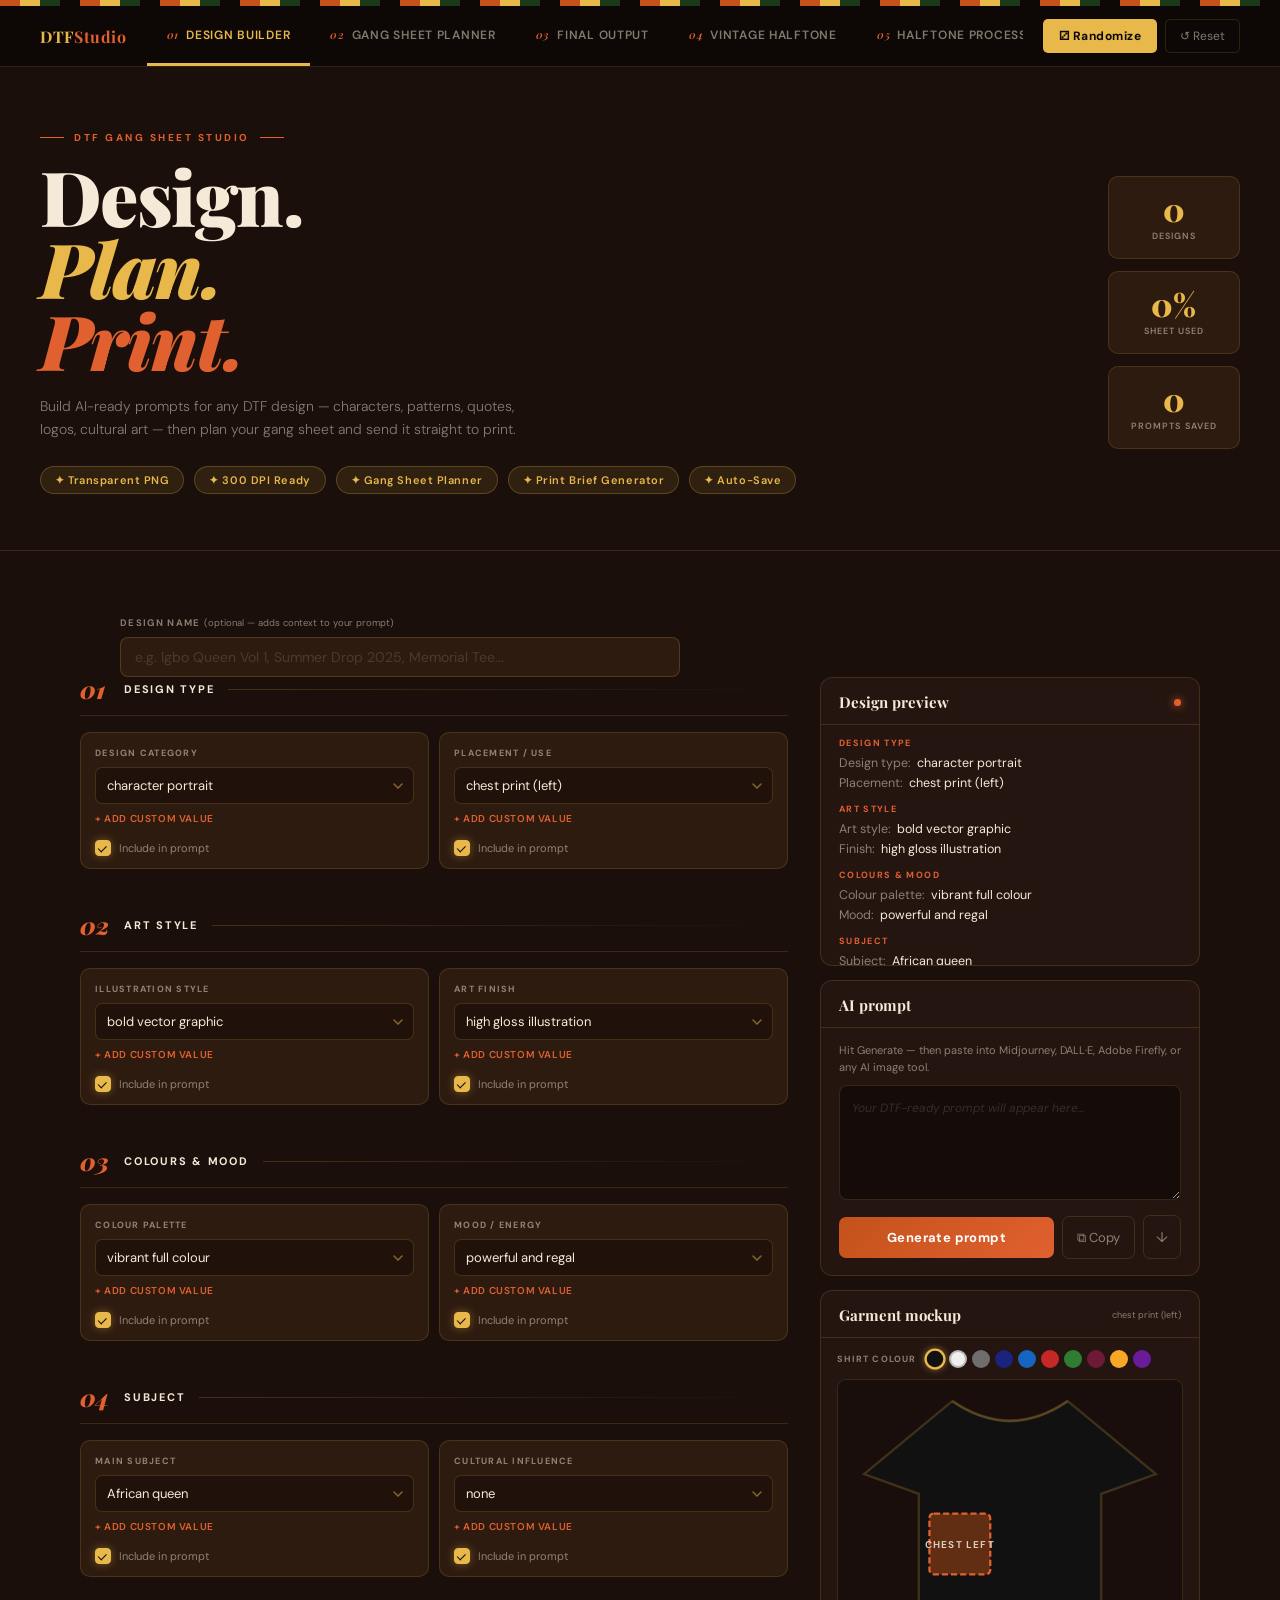
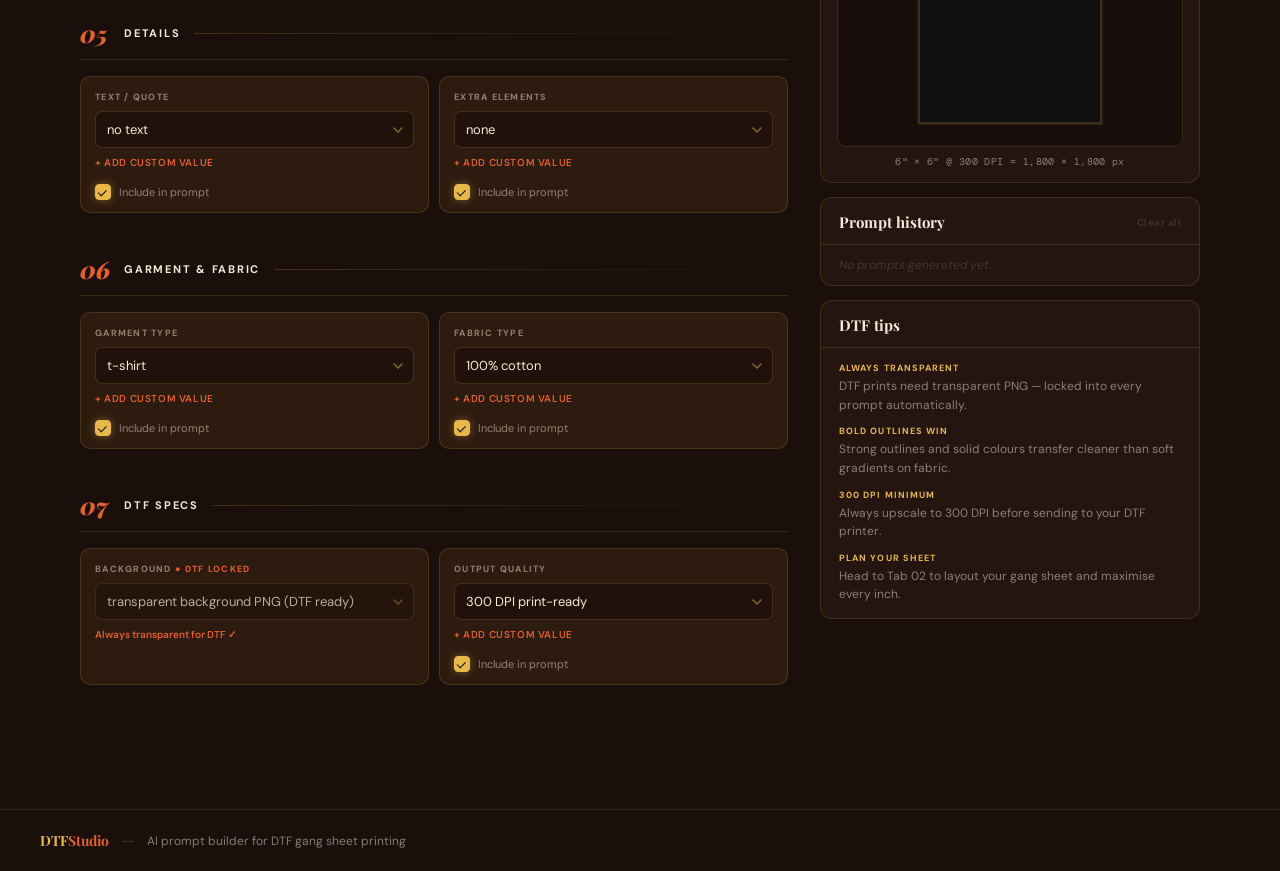
<file: index.html>
<!DOCTYPE html>
<html lang="en">
<head>
<meta charset="UTF-8">
<meta name="viewport" content="width=device-width, initial-scale=1.0, maximum-scale=1.0">
<meta name="description" content="Build AI-ready prompts for DTF printing. Plan your gang sheet, generate print briefs, and send straight to your DTF printer.">
<meta property="og:title" content="DTF Gang Sheet Studio">
<meta property="og:description" content="AI prompt builder for DTF printing. Design, plan, print.">
<meta property="og:type" content="website">
<title>DTF Gang Sheet Studio</title>
<link rel="preconnect" href="https://fonts.googleapis.com">
<link href="https://fonts.googleapis.com/css2?family=Playfair+Display:ital,wght@0,700;0,900;1,700&family=DM+Sans:wght@300;400;500;600;700&family=DM+Mono&display=swap" rel="stylesheet">
<link rel="stylesheet" href="css/style.css">
</head>
<body>

<div class="kente-bar"></div>

<!-- NAV -->
<nav class="nav">
  <div class="nav-inner">
    <div class="nav-brand">DTF<span>Studio</span></div>
    <div class="nav-tabs">
      <button class="nav-tab active" onclick="switchTab('builder')"><span class="nav-tab-num">01</span>Design Builder</button>
      <button class="nav-tab" onclick="switchTab('planner')"><span class="nav-tab-num">02</span>Gang Sheet Planner</button>
      <button class="nav-tab" onclick="switchTab('output')"><span class="nav-tab-num">03</span>Final Output</button>
      <button class="nav-tab" onclick="switchTab('vintage')"><span class="nav-tab-num">04</span>Vintage Halftone</button>
      <button class="nav-tab" onclick="switchTab('halftone')"><span class="nav-tab-num">05</span>Halftone Processor</button>
      <button class="nav-tab" onclick="switchTab('facewipe')"><span class="nav-tab-num">06</span>Face Wipe SPF 70</button>
    </div>
    <div class="nav-actions">
      <button class="btn-rand" onclick="randomize()">⚂ Randomize</button>
      <button class="btn-rst" onclick="resetAll()">↺ Reset</button>
    </div>
  </div>
</nav>

<!-- HERO -->
<div class="hero">
  <div class="hero-inner">
    <div>
      <p class="hero-eyebrow">DTF Gang Sheet Studio</p>
      <h1 class="hero-title">
        Design.
        <span class="accent">Plan.</span>
        <span class="accent2">Print.</span>
      </h1>
      <p class="hero-desc">Build AI-ready prompts for any DTF design — characters, patterns, quotes, logos, cultural art — then plan your gang sheet and send it straight to print.</p>
      <div class="hero-badges">
        <span class="badge">✦ Transparent PNG</span>
        <span class="badge">✦ 300 DPI Ready</span>
        <span class="badge">✦ Gang Sheet Planner</span>
        <span class="badge">✦ Print Brief Generator</span>
        <span class="badge">✦ Auto-Save</span>
      </div>
    </div>
    <div class="hero-stats">
      <div class="hstat"><div class="hstat-n" id="stat-designs">0</div><div class="hstat-l">Designs</div></div>
      <div class="hstat"><div class="hstat-n" id="stat-fill">0%</div><div class="hstat-l">Sheet used</div></div>
      <div class="hstat"><div class="hstat-n" id="stat-prompts">0</div><div class="hstat-l">Prompts saved</div></div>
    </div>
  </div>
</div>

<!-- ══ TAB 1: DESIGN BUILDER ══ -->
<div id="tab-builder" class="page active">
  <div class="design-name-row">
    <div class="dn-inner">
      <span class="dn-label">Design name <span class="dn-opt">(optional — adds context to your prompt)</span></span>
      <input type="text" class="dn-input" id="design-name" placeholder="e.g. Igbo Queen Vol 1, Summer Drop 2025, Memorial Tee..." oninput="onDesignNameChange()">
    </div>
    <div class="autosave-ind" id="autosave-ind">
      <div class="as-dot" id="as-dot"></div>
      <span class="as-label" id="as-label">Auto-saved</span>
    </div>
  </div>

  <div class="two-col">
    <div id="form-col"></div>
    <div class="sidebar">
      <div class="sc">
        <div class="sh"><span class="st">Design preview</span><div class="sdot"></div></div>
        <div class="sel-body" id="sel-list"><p class="sel-empty">Start selecting to see your design take shape...</p></div>
      </div>
      <div class="sc">
        <div class="sh"><span class="st">AI prompt</span></div>
        <div class="pb">
          <p class="ph">Hit Generate — then paste into Midjourney, DALL·E, Adobe Firefly, or any AI image tool.</p>
          <textarea class="pta" id="prompt-out" readonly placeholder="Your DTF-ready prompt will appear here..."></textarea>
          <div class="pbtns">
            <button class="btn-gen" id="gen-btn" onclick="generatePrompt()">Generate prompt</button>
            <button class="btn-cp" id="copy-btn" onclick="copyPrompt()">⧉ Copy</button>
            <button class="btn-dl-sm" onclick="downloadPrompt()" title="Download .txt">↓</button>
          </div>
        </div>
      </div>
      <!-- GARMENT MOCKUP -->
      <div class="sc">
        <div class="sh">
          <span class="st">Garment mockup</span>
          <span class="sh-hint" id="placement-hint">chest centre</span>
        </div>
        <div class="mockup-body">
          <div class="swatch-row">
            <span class="swatch-lbl">Shirt colour</span>
            <div class="swatches" id="swatches"></div>
          </div>
          <div class="shirt-wrap">
            <svg id="shirt-svg" viewBox="0 0 200 225" xmlns="http://www.w3.org/2000/svg" width="100%">
              <!-- shirt silhouette -->
              <path id="shirt-body" d="M 62,6 Q 100,32 138,6 L 196,54 L 160,67 L 160,218 L 40,218 L 40,67 L 4,54 Z" fill="#111111" stroke="rgba(232,184,75,0.2)" stroke-width="1.5"/>
              <!-- collar highlight -->
              <path d="M 62,6 Q 100,32 138,6" fill="none" stroke="rgba(232,184,75,0.15)" stroke-width="2"/>
              <!-- design placement zone -->
              <rect id="pl-rect" x="76" y="80" width="48" height="48" fill="rgba(196,82,26,0.45)" stroke="#e06030" stroke-width="1.5" stroke-dasharray="4 2" rx="3"/>
              <text id="pl-text" x="100" y="108" text-anchor="middle" font-size="6.5" fill="rgba(245,234,216,0.85)" font-family="DM Sans,sans-serif" font-weight="700" letter-spacing="0.8">CHEST CENTRE</text>
            </svg>
          </div>
          <div class="mockup-dpi" id="mockup-dpi">— select a placement</div>
        </div>
      </div>

      <div class="sc">
        <div class="sh">
          <span class="st">Prompt history</span>
          <button class="hist-clear-btn" onclick="clearHistory()">Clear all</button>
        </div>
        <div class="sel-body" id="hist-list"><p class="sel-empty">No prompts generated yet.</p></div>
      </div>
      <div class="sc">
        <div class="sh"><span class="st">DTF tips</span></div>
        <div class="tips-body">
          <div><p class="tl">Always transparent</p><p class="tt">DTF prints need transparent PNG — locked into every prompt automatically.</p></div>
          <div><p class="tl">Bold outlines win</p><p class="tt">Strong outlines and solid colours transfer cleaner than soft gradients on fabric.</p></div>
          <div><p class="tl">300 DPI minimum</p><p class="tt">Always upscale to 300 DPI before sending to your DTF printer.</p></div>
          <div><p class="tl">Plan your sheet</p><p class="tt">Head to Tab 02 to layout your gang sheet and maximise every inch.</p></div>
        </div>
      </div>
    </div>
  </div>
</div>

<!-- ══ TAB 2: GANG SHEET PLANNER ══ -->
<div id="tab-planner" class="page">
  <div class="planner-top">
    <div class="panel">
      <p class="panel-title">Sheet settings</p>
      <div class="prow">
        <span class="plabel">Sheet size</span>
        <select class="pselect" id="sheet-size" onchange="updateSheet()">
          <option value="22x30">22" × 30" (standard)</option>
          <option value="22x60">22" × 60" (large)</option>
          <option value="22x120">22" × 120" (jumbo)</option>
          <option value="13x19">13" × 19" (small)</option>
          <option value="custom">Custom size</option>
        </select>
      </div>
      <div class="prow" id="custom-size-row" style="display:none">
        <span class="plabel">Custom width × height (inches)</span>
        <div style="display:flex;gap:8px">
          <input class="pinput" id="cw" type="number" placeholder="Width" value="22" min="1" oninput="updateSheet()">
          <input class="pinput" id="ch" type="number" placeholder="Height" value="30" min="1" oninput="updateSheet()">
        </div>
      </div>
      <div class="prow">
        <span class="plabel">Resolution</span>
        <select class="pselect" id="sheet-dpi">
          <option value="300">300 DPI (standard)</option>
          <option value="600">600 DPI (high quality)</option>
        </select>
      </div>
      <div class="prow">
        <span class="plabel">Gap between designs</span>
        <select class="pselect" id="sheet-gap" onchange="updateSheet()">
          <option value="0.25">0.25" (tight)</option>
          <option value="0.5" selected>0.5" (standard)</option>
          <option value="1">1" (generous)</option>
        </select>
      </div>
    </div>
    <div class="panel">
      <p class="panel-title">Add a design</p>
      <div class="prow">
        <span class="plabel">Quick presets</span>
        <div id="nd-presets" class="nd-presets"></div>
      </div>
      <div class="prow">
        <span class="plabel">Design name</span>
        <input class="pinput" id="nd-name" placeholder="e.g. Igbo queen chest print" type="text">
      </div>
      <div class="prow">
        <span class="plabel">Width (inches)</span>
        <select class="pselect" id="nd-w">
          <option value="2">2" — tag / small pocket</option>
          <option value="3">3" — pocket print</option>
          <option value="4">4" — small chest</option>
          <option value="5">5" — medium chest</option>
          <option value="6" selected>6" — standard chest</option>
          <option value="8">8" — large chest</option>
          <option value="10">10" — full front</option>
          <option value="12">12" — oversized</option>
          <option value="14">14" — full back</option>
        </select>
      </div>
      <div class="prow">
        <span class="plabel">Height (inches)</span>
        <select class="pselect" id="nd-h">
          <option value="2">2"</option><option value="3">3"</option>
          <option value="4">4"</option><option value="5">5"</option>
          <option value="6" selected>6"</option><option value="8">8"</option>
          <option value="10">10"</option><option value="12">12"</option>
          <option value="14">14"</option>
        </select>
      </div>
      <div class="prow">
        <span class="plabel">Quantity</span>
        <select class="pselect" id="nd-qty">
          <option value="1">1</option><option value="2">2</option>
          <option value="3">3</option><option value="4">4</option>
          <option value="5">5</option><option value="6">6</option>
          <option value="8">8</option><option value="10">10</option>
        </select>
      </div>
      <button class="add-btn" onclick="addDesign()">＋ Add to sheet</button>
    </div>
  </div>

  <div class="design-list-panel">
    <p class="panel-title">Designs on sheet</p>
    <div id="design-list"><p class="empty-list">No designs added yet.</p></div>
  </div>

  <div class="preview-panel">
    <p class="panel-title">Sheet preview <span>Visual approximation — not to scale</span></p>
    <div class="canvas-outer"><div id="sheet-canvas"></div></div>
  </div>

  <div class="summary-panel">
    <p class="sum-title">Sheet summary</p>
    <div class="sum-rows">
      <div class="sum-row"><span class="sum-k">Sheet size</span><span class="sum-v" id="sum-size">22" × 30"</span></div>
      <div class="sum-row"><span class="sum-k">Total designs</span><span class="sum-v" id="sum-total">0</span></div>
      <div class="sum-row"><span class="sum-k">Design area used</span><span class="sum-v" id="sum-area">0 sq in</span></div>
      <div class="sum-row"><span class="sum-k">Sheet area</span><span class="sum-v" id="sum-sheet">660 sq in</span></div>
      <div class="sum-row"><span class="sum-k">Sheet filled</span><span class="sum-v" id="sum-pct">0%</span></div>
    </div>
    <p class="sum-msg sum-ok" id="sum-msg">Add designs to start planning your sheet.</p>
  </div>

  <div class="action-row">
    <button class="act-main" onclick="switchTab('output')">→ Go to Final Output</button>
    <button class="act-sec" onclick="downloadBrief()">↓ Download brief</button>
    <button class="act-sec" onclick="clearSheet()">Clear sheet</button>
  </div>
</div>

<!-- ══ TAB 3: FINAL OUTPUT ══ -->
<div id="tab-output" class="page">
  <div class="out-grid">
    <div class="out-card">
      <div class="out-head">
        <p class="out-title">AI design prompt</p>
        <p class="out-sub">Paste into Midjourney, DALL·E, Adobe Firefly, or any AI image tool</p>
      </div>
      <div class="out-body">
        <textarea class="out-ta" id="out-prompt" readonly placeholder="Generate your prompt in Tab 01 first..."></textarea>
        <div class="out-btns">
          <button class="out-btn-m" onclick="copyEl('out-prompt',this)">⧉ Copy prompt</button>
          <button class="out-btn-s" onclick="downloadPrompt()">↓ Download .txt</button>
          <button class="out-btn-s" onclick="switchTab('builder')">← Edit design</button>
        </div>
      </div>
    </div>
    <div class="out-card">
      <div class="out-head">
        <p class="out-title">Gang sheet print brief</p>
        <p class="out-sub">Send this to your DTF printer or use as your print file brief</p>
      </div>
      <div class="out-body">
        <textarea class="out-ta" id="out-sheet" readonly placeholder="Plan your sheet in Tab 02 first..."></textarea>
        <div class="out-btns">
          <button class="out-btn-m" onclick="copyEl('out-sheet',this)">⧉ Copy brief</button>
          <button class="out-btn-s" onclick="downloadBrief()">↓ Download .txt</button>
          <button class="out-btn-s" onclick="switchTab('planner')">← Edit sheet</button>
        </div>
      </div>
    </div>
    <div class="out-card" style="grid-column:1/-1">
      <div class="out-head">
        <p class="out-title">Pre-print checklist</p>
        <p class="out-sub">Run through before sending to your DTF printer</p>
      </div>
      <div class="out-body">
        <ul class="checklist">
          <li><div class="ck ok">✓</div><span>Background is transparent PNG — not white or solid colour</span></li>
          <li><div class="ck ok">✓</div><span>Resolution is 300 DPI or higher</span></li>
          <li><div class="ck ok">✓</div><span>File saved as PNG with alpha channel (transparency) — not JPG</span></li>
          <li><div class="ck ok">✓</div><span>Colour mode is RGB for DTF printing</span></li>
          <li><div class="ck warn">!</div><span>Check design dimensions match your intended placement (chest, back, sleeve, pocket)</span></li>
          <li><div class="ck warn">!</div><span>Minimum 0.25" gap between all designs on gang sheet for cutting</span></li>
          <li><div class="ck warn">!</div><span>Confirm sheet size and orientation with your printer before uploading</span></li>
          <li><div class="ck ok">✓</div><span>Designs with bold outlines and solid colours transfer best on fabric</span></li>
          <li><div class="ck ok">✓</div><span>Save your AI prompt — you can regenerate variations anytime</span></li>
        </ul>
      </div>
    </div>
  </div>
</div>

<!-- ══ TAB 4: VINTAGE HALFTONE BUILDER ══ -->
<div id="tab-vintage" class="page">

  <div class="vh-hero">
    <div class="vh-hero-bg"></div>
    <p class="vh-eyebrow">Style Engine — 04</p>
    <h2 class="vh-title">Vintage Halftone<br><span>Builder</span></h2>
    <p class="vh-desc">Create authentic vintage screen-print DTF designs with halftone shading, distressed bitmap textures, and that washed concert-tee look. Every selection updates your prompt in real time.</p>
    <div class="vh-badges">
      <span class="badge">✦ Halftone Shading</span>
      <span class="badge">✦ Distressed Bitmap</span>
      <span class="badge">✦ Washed Ink Look</span>
      <span class="badge">✦ Dark Garment Ready</span>
      <span class="badge">✦ Live Prompt</span>
    </div>
  </div>

  <div class="two-col">
    <!-- CONTROLS -->
    <div>
      <div class="vh-subject-row">
        <span class="vh-sub-label">Subject / description <span class="dn-opt">(optional — describe your design concept)</span></span>
        <input type="text" class="dn-input" id="vh-subject" placeholder="e.g. eagle with banner, Afrofuturist warrior, skull and roses, vintage band graphic..." oninput="onVHSubject(this.value)">
      </div>

      <!-- 01 Halftone Type -->
      <div class="vh-group">
        <div class="vh-group-head"><span class="vh-g-num">01</span><span class="vh-g-name">HALFTONE TYPE</span><div class="vh-g-rule"></div></div>
        <div class="vh-pills" id="vhg-halftoneType">
          <button class="vh-pill active" data-val="dot"       onclick="setVH('halftoneType','dot')">Dot halftone</button>
          <button class="vh-pill"        data-val="line"      onclick="setVH('halftoneType','line')">Line halftone</button>
          <button class="vh-pill"        data-val="stipple"   onclick="setVH('halftoneType','stipple')">Stipple halftone</button>
          <button class="vh-pill"        data-val="engraved"  onclick="setVH('halftoneType','engraved')">Engraved halftone</button>
          <button class="vh-pill"        data-val="newspaper" onclick="setVH('halftoneType','newspaper')">Newspaper bitmap</button>
        </div>
        <p class="vh-hint" id="vh-hint-halftoneType">Circular dot matrix pattern — the classic screen-print halftone</p>
      </div>

      <!-- 02 Distress Level -->
      <div class="vh-group">
        <div class="vh-group-head"><span class="vh-g-num">02</span><span class="vh-g-name">DISTRESS LEVEL</span><div class="vh-g-rule"></div></div>
        <div class="vh-pills" id="vhg-distressLevel">
          <button class="vh-pill"        data-val="clean"  onclick="setVH('distressLevel','clean')">Clean</button>
          <button class="vh-pill"        data-val="light"  onclick="setVH('distressLevel','light')">Light distress</button>
          <button class="vh-pill active" data-val="medium" onclick="setVH('distressLevel','medium')">Medium vintage distress</button>
          <button class="vh-pill"        data-val="heavy"  onclick="setVH('distressLevel','heavy')">Heavy worn tee distress</button>
        </div>
        <p class="vh-hint" id="vh-hint-distressLevel">Faded edges, subtle print breakdown and aging texture</p>
      </div>

      <!-- 03 Ink Feel -->
      <div class="vh-group">
        <div class="vh-group-head"><span class="vh-g-num">03</span><span class="vh-g-name">INK FEEL</span><div class="vh-g-rule"></div></div>
        <div class="vh-pills" id="vhg-inkFeel">
          <button class="vh-pill active" data-val="soft"    onclick="setVH('inkFeel','soft')">Soft washed ink</button>
          <button class="vh-pill"        data-val="cracked" onclick="setVH('inkFeel','cracked')">Cracked vintage ink</button>
          <button class="vh-pill"        data-val="faded"   onclick="setVH('inkFeel','faded')">Faded poster ink</button>
          <button class="vh-pill"        data-val="heavy"   onclick="setVH('inkFeel','heavy')">Heavy screen print ink</button>
        </div>
        <p class="vh-hint" id="vh-hint-inkFeel">Gentle faded look — lightweight fashion feel</p>
      </div>

      <!-- 04 Garment Target -->
      <div class="vh-group">
        <div class="vh-group-head"><span class="vh-g-num">04</span><span class="vh-g-name">GARMENT TARGET</span><div class="vh-g-rule"></div></div>
        <div class="vh-pills" id="vhg-garmentTarget">
          <button class="vh-pill vh-gp active" data-val="black"    onclick="setVH('garmentTarget','black')"    style="--gc:#111111">Black shirt</button>
          <button class="vh-pill vh-gp"        data-val="charcoal" onclick="setVH('garmentTarget','charcoal')" style="--gc:#444444">Charcoal shirt</button>
          <button class="vh-pill vh-gp"        data-val="white"    onclick="setVH('garmentTarget','white')"    style="--gc:#e8e8e8">White shirt</button>
          <button class="vh-pill vh-gp"        data-val="cream"    onclick="setVH('garmentTarget','cream')"    style="--gc:#f5ead8">Cream shirt</button>
          <button class="vh-pill vh-gp"        data-val="colored"  onclick="setVH('garmentTarget','colored')"  style="--gc:#1565C0">Colored garment</button>
        </div>
        <p class="vh-hint" id="vh-hint-garmentTarget">Black shirt — dark garment ready, high contrast artwork</p>
      </div>

      <!-- 05 Color Mode -->
      <div class="vh-group">
        <div class="vh-group-head"><span class="vh-g-num">05</span><span class="vh-g-name">COLOR MODE</span><div class="vh-g-rule"></div></div>
        <div class="vh-pills" id="vhg-colorMode">
          <button class="vh-pill active" data-val="sepia"     onclick="setVH('colorMode','sepia')">Sepia gold</button>
          <button class="vh-pill"        data-val="cream"     onclick="setVH('colorMode','cream')">Cream and black</button>
          <button class="vh-pill"        data-val="mono"      onclick="setVH('colorMode','mono')">Faded monochrome</button>
          <button class="vh-pill"        data-val="redcream"  onclick="setVH('colorMode','redcream')">Washed red and cream</button>
          <button class="vh-pill"        data-val="charcoal"  onclick="setVH('colorMode','charcoal')">Charcoal and bone</button>
          <button class="vh-pill"        data-val="fullcolor" onclick="setVH('colorMode','fullcolor')">Vintage full color</button>
        </div>
        <p class="vh-hint" id="vh-hint-colorMode">Warm aged brown tones — aged paper and sepia gold</p>
      </div>
    </div>

    <!-- SIDEBAR -->
    <div class="sidebar">
      <div class="sc">
        <div class="sh"><span class="st">Active style</span><div class="sdot"></div></div>
        <div class="sel-body">
          <div id="vh-tags" class="vh-tags-wrap"><p class="sel-empty">Select options to see your style take shape...</p></div>
        </div>
      </div>

      <div class="sc">
        <div class="sh"><span class="st">Vintage prompt</span></div>
        <div class="pb">
          <p class="ph">Live-updating DTF prompt — paste into Midjourney, DALL·E, Firefly, or any AI image tool.</p>
          <textarea class="pta" id="vh-prompt-out" readonly placeholder="Your vintage halftone prompt will appear here..."></textarea>
          <div class="pbtns">
            <button class="btn-gen" onclick="copyVHPrompt()">⧉ Copy prompt</button>
            <button class="btn-dl-sm" onclick="downloadVHPrompt()" title="Download .txt">↓</button>
          </div>
        </div>
      </div>

      <div class="sc">
        <div class="sh"><span class="st">Garment preview</span><span class="sh-hint" id="vh-garment-label">Black shirt</span></div>
        <div class="mockup-body">
          <div class="shirt-wrap">
            <svg id="vh-shirt-svg" viewBox="0 0 200 225" xmlns="http://www.w3.org/2000/svg" width="100%">
              <path id="vh-shirt-body" d="M 62,6 Q 100,32 138,6 L 196,54 L 160,67 L 160,218 L 40,218 L 40,67 L 4,54 Z" fill="#111111" stroke="rgba(232,184,75,0.2)" stroke-width="1.5"/>
              <path d="M 62,6 Q 100,32 138,6" fill="none" stroke="rgba(232,184,75,0.1)" stroke-width="2"/>
              <rect x="76" y="80" width="48" height="48" fill="rgba(196,82,26,0.38)" stroke="#e06030" stroke-width="1.5" stroke-dasharray="4 2" rx="3"/>
              <text x="100" y="105" text-anchor="middle" font-size="5.5" fill="rgba(245,234,216,0.8)" font-family="DM Sans,sans-serif" font-weight="700" letter-spacing="0.6">VINTAGE</text>
              <text x="100" y="113" text-anchor="middle" font-size="5.5" fill="rgba(245,234,216,0.8)" font-family="DM Sans,sans-serif" font-weight="700" letter-spacing="0.6">PRINT</text>
            </svg>
          </div>
        </div>
      </div>

      <div class="sc">
        <div class="sh"><span class="st">Style notes</span></div>
        <div class="tips-body">
          <div><p class="tl">Halftone shading</p><p class="tt">Dot and line halftones mimic classic screen-print separation. AI renders these best with bold, high-contrast artwork.</p></div>
          <div><p class="tl">Dark garment prints</p><p class="tt">For black or charcoal shirts, your artwork needs bright or light colours — avoid dark-on-dark designs.</p></div>
          <div><p class="tl">Layer distress after</p><p class="tt">Generate clean halftone art first, then add distress texture in Photoshop or Procreate before DTF transfer.</p></div>
          <div><p class="tl">Ink coverage</p><p class="tt">Heavy screen print = bold and opaque. Soft washed = lightweight feel, perfect for fashion-forward streetwear pieces.</p></div>
        </div>
      </div>
    </div>
  </div>
</div>

<!-- ══ TAB 5: DTF HALFTONE PROCESSOR ══ -->
<div id="tab-halftone" class="page">

  <div class="ht-hero">
    <div class="ht-hero-bg"></div>
    <p class="ht-eyebrow">Image Processor — 05</p>
    <h2 class="ht-title">DTF Halftone<br><span>Processor</span></h2>
    <p class="ht-desc">Upload your PNG design and apply real halftone processing directly in the browser. Every slider actually affects the image. Export a transparent PNG ready for DTF printing.</p>
    <div class="ht-badges">
      <span class="badge">✦ Real Canvas Processing</span>
      <span class="badge">✦ Live Preview</span>
      <span class="badge">✦ 5 Halftone Types</span>
      <span class="badge">✦ Dark Shirt Ready</span>
      <span class="badge">✦ Transparent PNG Export</span>
    </div>
  </div>

  <!-- UPLOAD AREA -->
  <div id="ht-upload-area" class="ht-upload-area">
    <input type="file" id="ht-file-input" accept="image/png,image/jpeg,image/webp" style="display:none">
    <div class="ht-upload-icon">
      <svg width="48" height="48" viewBox="0 0 48 48" fill="none" xmlns="http://www.w3.org/2000/svg">
        <rect x="1" y="1" width="46" height="46" rx="10" stroke="rgba(232,184,75,0.3)" stroke-width="2" stroke-dasharray="6 4"/>
        <path d="M24 30V18M24 18L19 23M24 18L29 23" stroke="rgba(232,184,75,0.7)" stroke-width="2" stroke-linecap="round" stroke-linejoin="round"/>
        <path d="M16 34h16" stroke="rgba(232,184,75,0.4)" stroke-width="1.5" stroke-linecap="round"/>
      </svg>
    </div>
    <p class="ht-upload-title">Drop your design here</p>
    <p class="ht-upload-sub">PNG, JPG or WebP — click to browse</p>
    <p class="ht-upload-hint">Works best with high-contrast artwork on a transparent or white background</p>
  </div>

  <!-- PROCESSOR UI (hidden until image loaded) -->
  <div id="ht-processor-ui" style="display:none">

    <!-- PREVIEWS -->
    <div class="ht-previews">
      <div class="ht-preview-panel">
        <div class="ht-preview-label">Original</div>
        <div class="ht-canvas-wrap ht-canvas-checker">
          <canvas id="ht-orig-canvas"></canvas>
        </div>
      </div>
      <div class="ht-preview-panel">
        <div class="ht-preview-label">Halftone processed</div>
        <div class="ht-canvas-wrap ht-canvas-checker">
          <canvas id="ht-out-canvas"></canvas>
        </div>
      </div>
      <div class="ht-preview-panel">
        <div class="ht-preview-label">Shirt preview</div>
        <div class="ht-canvas-wrap">
          <canvas id="ht-shirt-canvas"></canvas>
        </div>
        <div class="ht-garment-btns">
          <button class="ht-garment-btn active" data-color="#111111" style="background:#111111" title="Black"></button>
          <button class="ht-garment-btn" data-color="#EFEFEF" style="background:#EFEFEF;border-color:rgba(100,100,100,0.4)" title="White"></button>
          <button class="ht-garment-btn" data-color="#6E6E6E" style="background:#6E6E6E" title="Grey"></button>
          <button class="ht-garment-btn" data-color="#1A237E" style="background:#1A237E" title="Navy"></button>
          <button class="ht-garment-btn" data-color="#C62828" style="background:#C62828" title="Red"></button>
          <button class="ht-garment-btn" data-color="#2E7D32" style="background:#2E7D32" title="Forest"></button>
        </div>
      </div>
    </div>

    <!-- CONTROLS GRID -->
    <div class="ht-controls-grid">

      <!-- LEFT: HALFTONE SETTINGS -->
      <div class="ht-ctrl-panel">
        <div class="ht-ctrl-head"><span class="ht-ctrl-num">01</span><span class="ht-ctrl-title">HALFTONE SETTINGS</span></div>

        <div class="ht-ctrl-row">
          <label class="ht-ctrl-label">Halftone type</label>
          <select class="ht-select" id="ht-type">
            <option value="dot">Dot halftone</option>
            <option value="line">Line halftone</option>
            <option value="newspaper">Newspaper bitmap</option>
            <option value="engraved">Engraved lines</option>
            <option value="stipple">Stipple texture</option>
          </select>
        </div>

        <div class="ht-ctrl-row">
          <div class="ht-slider-head">
            <label class="ht-ctrl-label">LPI (lines per inch)</label>
            <span class="ht-slider-val" id="ht-lpi-val">35</span>
          </div>
          <input type="range" class="ht-slider" id="ht-lpi" min="10" max="85" step="1" value="35">
          <div class="ht-slider-range"><span>10 — coarse</span><span>85 — fine</span></div>
        </div>

        <div class="ht-ctrl-row">
          <div class="ht-slider-head">
            <label class="ht-ctrl-label">Dot angle</label>
            <span class="ht-slider-val" id="ht-angle-val">22.5°</span>
          </div>
          <input type="range" class="ht-slider" id="ht-angle" min="0" max="90" step="0.5" value="22.5">
          <div class="ht-slider-range"><span>0°</span><span>90°</span></div>
        </div>

        <div class="ht-ctrl-row">
          <div class="ht-slider-head">
            <label class="ht-ctrl-label">Softness</label>
            <span class="ht-slider-val" id="ht-softness-val">45%</span>
          </div>
          <input type="range" class="ht-slider" id="ht-softness" min="0" max="100" step="1" value="45">
        </div>

        <div class="ht-ctrl-row">
          <div class="ht-slider-head">
            <label class="ht-ctrl-label">Ink gain / spread</label>
            <span class="ht-slider-val" id="ht-gain-val">40%</span>
          </div>
          <input type="range" class="ht-slider" id="ht-gain" min="0" max="100" step="1" value="40">
        </div>
      </div>

      <!-- MIDDLE: DTF DARK SHIRT CONTROLS -->
      <div class="ht-ctrl-panel">
        <div class="ht-ctrl-head"><span class="ht-ctrl-num">02</span><span class="ht-ctrl-title">DTF DARK SHIRT</span></div>

        <div class="ht-toggle-row">
          <label class="ht-toggle-label">White ink underbase</label>
          <label class="ht-toggle-switch">
            <input type="checkbox" id="ht-underbase" checked>
            <span class="ht-toggle-track"></span>
          </label>
        </div>

        <div class="ht-ctrl-row">
          <div class="ht-slider-head">
            <label class="ht-ctrl-label">Black removal</label>
            <span class="ht-slider-val" id="ht-black-removal-val">30%</span>
          </div>
          <input type="range" class="ht-slider" id="ht-black-removal" min="0" max="80" step="1" value="30">
        </div>

        <div class="ht-ctrl-row">
          <div class="ht-slider-head">
            <label class="ht-ctrl-label">Midtone detail</label>
            <span class="ht-slider-val" id="ht-midtone-val">50%</span>
          </div>
          <input type="range" class="ht-slider" id="ht-midtone" min="0" max="100" step="1" value="50">
        </div>

        <div class="ht-ctrl-row">
          <div class="ht-slider-head">
            <label class="ht-ctrl-label">White ink strength</label>
            <span class="ht-slider-val" id="ht-white-strength-val">80%</span>
          </div>
          <input type="range" class="ht-slider" id="ht-white-strength" min="20" max="100" step="1" value="80">
        </div>

        <div class="ht-toggle-row">
          <label class="ht-toggle-label">Cleanup filter (remove dust pixels)</label>
          <label class="ht-toggle-switch">
            <input type="checkbox" id="ht-cleanup" checked>
            <span class="ht-toggle-track"></span>
          </label>
        </div>

        <div class="ht-toggle-row">
          <label class="ht-toggle-label">Transparent background</label>
          <label class="ht-toggle-switch">
            <input type="checkbox" id="ht-transparent" checked>
            <span class="ht-toggle-track"></span>
          </label>
        </div>
      </div>

      <!-- RIGHT: COLOR TONE + PRINT SIZE + EXPORT -->
      <div class="ht-ctrl-panel">
        <div class="ht-ctrl-head"><span class="ht-ctrl-num">03</span><span class="ht-ctrl-title">COLOUR TONE</span></div>

        <div class="ht-color-pills">
          <button class="ht-color-pill active" data-mode="original">Keep original</button>
          <button class="ht-color-pill" data-mode="cream">Cream &amp; black</button>
          <button class="ht-color-pill" data-mode="sepia">Sepia gold</button>
          <button class="ht-color-pill" data-mode="charcoal">Charcoal &amp; bone</button>
          <button class="ht-color-pill" data-mode="vintage">Washed vintage</button>
          <button class="ht-color-pill" data-mode="mono">Monochrome</button>
        </div>

        <div class="ht-ctrl-head" style="margin-top:22px"><span class="ht-ctrl-num">04</span><span class="ht-ctrl-title">FINAL PRINT SIZE</span></div>

        <div class="ht-size-row">
          <div class="ht-size-field">
            <label class="ht-ctrl-label">Width (inches)</label>
            <input type="number" class="ht-input" id="ht-print-w" value="12" min="1" max="24" step="0.5">
          </div>
          <div class="ht-size-x">×</div>
          <div class="ht-size-field">
            <label class="ht-ctrl-label">Height (inches)</label>
            <input type="number" class="ht-input" id="ht-print-h" value="12" min="1" max="24" step="0.5">
          </div>
          <div class="ht-size-field">
            <label class="ht-ctrl-label">DPI</label>
            <select class="ht-select" id="ht-dpi">
              <option value="150">150</option>
              <option value="300" selected>300</option>
              <option value="600">600</option>
            </select>
          </div>
        </div>
        <div class="ht-px-dims" id="ht-px-dims">— select size and DPI</div>

        <div class="ht-ctrl-head" style="margin-top:22px"><span class="ht-ctrl-num">05</span><span class="ht-ctrl-title">EXPORT</span></div>

        <div class="ht-export-btns">
          <button class="ht-export-main" id="ht-export-png">↓ Transparent PNG (DTF ready)</button>
          <button class="ht-export-sec" id="ht-export-shirt">↓ Shirt preview JPG</button>
          <button class="ht-export-sec" id="ht-export-brief">↓ Print brief .txt</button>
          <button class="ht-export-sec" id="ht-copy-settings">⧉ Copy printer settings</button>
          <button class="ht-export-danger" id="ht-reset-image">✕ Remove image</button>
        </div>
      </div>

    </div>
  </div>
</div>

<!-- ══ TAB 6: FACE WIPE SPF 70 BUILDER ══ -->
<div id="tab-facewipe" class="page">

  <div class="fw-hero">
    <div class="fw-hero-bg"></div>
    <p class="fw-eyebrow">Product Design — 06</p>
    <h2 class="fw-title">Face Wipe<br><span>SPF 70 Builder</span></h2>
    <p class="fw-desc">Generate AI-ready product design prompts for your SPF 70 face wipe — formulated for all skin textures and types. Select your skin type, texture, product style, and tone representation to build a complete prompt for packaging art, ad visuals, or social content.</p>
    <div class="fw-badges">
      <span class="badge">✦ All Skin Types</span>
      <span class="badge">✦ All Textures</span>
      <span class="badge">✦ SPF 70 Protection</span>
      <span class="badge">✦ Diverse Skin Tones</span>
      <span class="badge">✦ Live Prompt</span>
    </div>
  </div>

  <div class="two-col">
    <!-- CONTROLS -->
    <div>
      <div class="vh-subject-row">
        <span class="vh-sub-label">Product tagline / description <span class="dn-opt">(optional — e.g. "gentle daily wipe", "beach-ready SPF shield", "reef-safe sun protection")</span></span>
        <input type="text" class="dn-input" id="fw-subject" placeholder="e.g. gentle SPF wipe for sensitive skin, reef-safe daily protection, no-rinse sun shield..." oninput="onFWSubject(this.value)">
      </div>

      <!-- 01 Skin Type -->
      <div class="vh-group">
        <div class="vh-group-head"><span class="vh-g-num">01</span><span class="vh-g-name">SKIN TYPE</span><div class="vh-g-rule"></div></div>
        <div class="vh-pills" id="fwg-skinType">
          <button class="vh-pill active" data-val="all"         onclick="setFW('skinType','all')">All skin types</button>
          <button class="vh-pill"        data-val="oily"        onclick="setFW('skinType','oily')">Oily skin</button>
          <button class="vh-pill"        data-val="dry"         onclick="setFW('skinType','dry')">Dry skin</button>
          <button class="vh-pill"        data-val="combination" onclick="setFW('skinType','combination')">Combination skin</button>
          <button class="vh-pill"        data-val="sensitive"   onclick="setFW('skinType','sensitive')">Sensitive skin</button>
          <button class="vh-pill"        data-val="mature"      onclick="setFW('skinType','mature')">Mature skin</button>
        </div>
        <p class="vh-hint" id="fw-hint-skinType">Inclusive formulation — works for every skin type</p>
      </div>

      <!-- 02 Skin Texture -->
      <div class="vh-group">
        <div class="vh-group-head"><span class="vh-g-num">02</span><span class="vh-g-name">SKIN TEXTURE</span><div class="vh-g-rule"></div></div>
        <div class="vh-pills" id="fwg-skinTexture">
          <button class="vh-pill active" data-val="all"      onclick="setFW('skinTexture','all')">All textures</button>
          <button class="vh-pill"        data-val="smooth"   onclick="setFW('skinTexture','smooth')">Smooth &amp; even</button>
          <button class="vh-pill"        data-val="dewy"     onclick="setFW('skinTexture','dewy')">Dewy &amp; glowing</button>
          <button class="vh-pill"        data-val="textured" onclick="setFW('skinTexture','textured')">Textured / pores</button>
          <button class="vh-pill"        data-val="uneven"   onclick="setFW('skinTexture','uneven')">Uneven / patchy</button>
          <button class="vh-pill"        data-val="rough"    onclick="setFW('skinTexture','rough')">Rough / dry patches</button>
        </div>
        <p class="vh-hint" id="fw-hint-skinTexture">Effective across all skin textures — no exceptions</p>
      </div>

      <!-- 03 Product Design Style -->
      <div class="vh-group">
        <div class="vh-group-head"><span class="vh-g-num">03</span><span class="vh-g-name">PRODUCT DESIGN STYLE</span><div class="vh-g-rule"></div></div>
        <div class="vh-pills" id="fwg-designStyle">
          <button class="vh-pill active" data-val="clean"    onclick="setFW('designStyle','clean')">Clean minimalist</button>
          <button class="vh-pill"        data-val="luxury"   onclick="setFW('designStyle','luxury')">Luxury skincare</button>
          <button class="vh-pill"        data-val="natural"  onclick="setFW('designStyle','natural')">Natural &amp; organic</button>
          <button class="vh-pill"        data-val="clinical" onclick="setFW('designStyle','clinical')">Clinical / dermatological</button>
          <button class="vh-pill"        data-val="vibrant"  onclick="setFW('designStyle','vibrant')">Vibrant &amp; bold</button>
          <button class="vh-pill"        data-val="soft"     onclick="setFW('designStyle','soft')">Soft &amp; feminine</button>
        </div>
        <p class="vh-hint" id="fw-hint-designStyle">Clean, modern packaging with sleek white and minimal typography</p>
      </div>

      <!-- 04 SPF Emphasis -->
      <div class="vh-group">
        <div class="vh-group-head"><span class="vh-g-num">04</span><span class="vh-g-name">SPF EMPHASIS</span><div class="vh-g-rule"></div></div>
        <div class="vh-pills" id="fwg-spfEmphasis">
          <button class="vh-pill active" data-val="shield"  onclick="setFW('spfEmphasis','shield')">Bold UV shield</button>
          <button class="vh-pill"        data-val="subtle"  onclick="setFW('spfEmphasis','subtle')">Subtle protection</button>
          <button class="vh-pill"        data-val="derm"    onclick="setFW('spfEmphasis','derm')">Dermatologist recommended</button>
          <button class="vh-pill"        data-val="outdoor" onclick="setFW('spfEmphasis','outdoor')">Beach &amp; outdoor</button>
          <button class="vh-pill"        data-val="daily"   onclick="setFW('spfEmphasis','daily')">Everyday wear</button>
        </div>
        <p class="vh-hint" id="fw-hint-spfEmphasis">Prominent SPF 70 badge — bold sun protection shield graphic</p>
      </div>

      <!-- 05 Skin Tone Representation -->
      <div class="vh-group">
        <div class="vh-group-head"><span class="vh-g-num">05</span><span class="vh-g-name">SKIN TONE REPRESENTATION</span><div class="vh-g-rule"></div></div>
        <div class="vh-pills" id="fwg-skinTone">
          <button class="vh-pill active" data-val="diverse"  onclick="setFW('skinTone','diverse')">Diverse skin tones</button>
          <button class="vh-pill"        data-val="fair"     onclick="setFW('skinTone','fair')">Fair / light</button>
          <button class="vh-pill"        data-val="medium"   onclick="setFW('skinTone','medium')">Medium / tan</button>
          <button class="vh-pill"        data-val="olive"    onclick="setFW('skinTone','olive')">Olive / brown</button>
          <button class="vh-pill"        data-val="deep"     onclick="setFW('skinTone','deep')">Deep / dark</button>
          <button class="vh-pill"        data-val="abstract" onclick="setFW('skinTone','abstract')">No model / abstract</button>
        </div>
        <p class="vh-hint" id="fw-hint-skinTone">Inclusive representation across all skin tones and ethnicities</p>
      </div>

      <!-- 06 Color Palette -->
      <div class="vh-group">
        <div class="vh-group-head"><span class="vh-g-num">06</span><span class="vh-g-name">COLOR PALETTE</span><div class="vh-g-rule"></div></div>
        <div class="vh-pills" id="fwg-colorPalette">
          <button class="vh-pill active" data-val="white-blue"  onclick="setFW('colorPalette','white-blue')">Clean white &amp; sky blue</button>
          <button class="vh-pill"        data-val="earthy"      onclick="setFW('colorPalette','earthy')">Earthy naturals</button>
          <button class="vh-pill"        data-val="vibrant"     onclick="setFW('colorPalette','vibrant')">Bold vibrant pop</button>
          <button class="vh-pill"        data-val="pastels"     onclick="setFW('colorPalette','pastels')">Soft pastels</button>
          <button class="vh-pill"        data-val="clinical"    onclick="setFW('colorPalette','clinical')">Clinical white &amp; grey</button>
          <button class="vh-pill"        data-val="gold-luxury" onclick="setFW('colorPalette','gold-luxury')">Gold luxury</button>
        </div>
        <p class="vh-hint" id="fw-hint-colorPalette">Fresh white and sky blue — clean clinical feel with summer UV energy</p>
      </div>
    </div>

    <!-- SIDEBAR -->
    <div class="sidebar">
      <div class="sc">
        <div class="sh"><span class="st">Active options</span><div class="sdot"></div></div>
        <div class="sel-body">
          <div id="fw-tags" class="vh-tags-wrap"><p class="sel-empty">Select options to see your product profile...</p></div>
        </div>
      </div>

      <div class="sc">
        <div class="sh"><span class="st">SPF 70 design prompt</span></div>
        <div class="pb">
          <p class="ph">Live-updating AI prompt — paste into Midjourney, DALL·E, Adobe Firefly, or any AI image tool.</p>
          <textarea class="pta" id="fw-prompt-out" readonly placeholder="Your SPF 70 face wipe design prompt will appear here..."></textarea>
          <div class="pbtns">
            <button class="btn-gen" onclick="copyFWPrompt()">⧉ Copy prompt</button>
            <button class="btn-dl-sm" onclick="downloadFWPrompt()" title="Download .txt">↓</button>
          </div>
        </div>
      </div>

      <div class="sc">
        <div class="sh"><span class="st">Product preview</span></div>
        <div class="mockup-body">
          <div class="fw-product-preview">
            <div class="fw-wipe-pack">
              <div class="fw-wipe-top">
                <div class="fw-spf-badge">SPF<br>70</div>
                <div class="fw-wipe-brand">FACE WIPE</div>
              </div>
              <div class="fw-wipe-mid">
                <div class="fw-skin-dots" id="fw-skin-dots"></div>
              </div>
              <div class="fw-wipe-bot">
                <span class="fw-allskin-label" id="fw-allskin-label">For All Skin Types &amp; Textures</span>
              </div>
            </div>
          </div>
        </div>
      </div>

      <div class="sc">
        <div class="sh"><span class="st">Product notes</span></div>
        <div class="tips-body">
          <div><p class="tl">SPF 70 protection</p><p class="tt">SPF 70 blocks ~98.6% of UVB rays. Design packaging to visually reinforce the high-protection story with sun or shield motifs.</p></div>
          <div><p class="tl">All skin types &amp; textures</p><p class="tt">Build messaging around inclusivity — your visuals should reflect every skin tone and texture your wipe serves.</p></div>
          <div><p class="tl">DTF packaging prints</p><p class="tt">Use this prompt to generate packaging art, then bring it into Tab 05 Halftone Processor for DTF-ready transfer printing.</p></div>
          <div><p class="tl">Social content</p><p class="tt">Face wipe SPF content performs well with before/after skin tone diversity visuals and outdoor lifestyle settings.</p></div>
        </div>
      </div>
    </div>
  </div>
</div>

<!-- FOOTER -->
<footer class="site-footer">
  <div class="footer-inner">
    <span class="footer-brand">DTF<span>Studio</span></span>
    <span class="footer-sep">—</span>
    <span class="footer-copy">AI prompt builder for DTF gang sheet printing</span>
  </div>
</footer>

<!-- TOAST -->
<div id="toast-container" class="toast-container"></div>

<script src="js/app.js"></script>
<script src="js/halftone.js"></script>
</body>
</html>
</file>
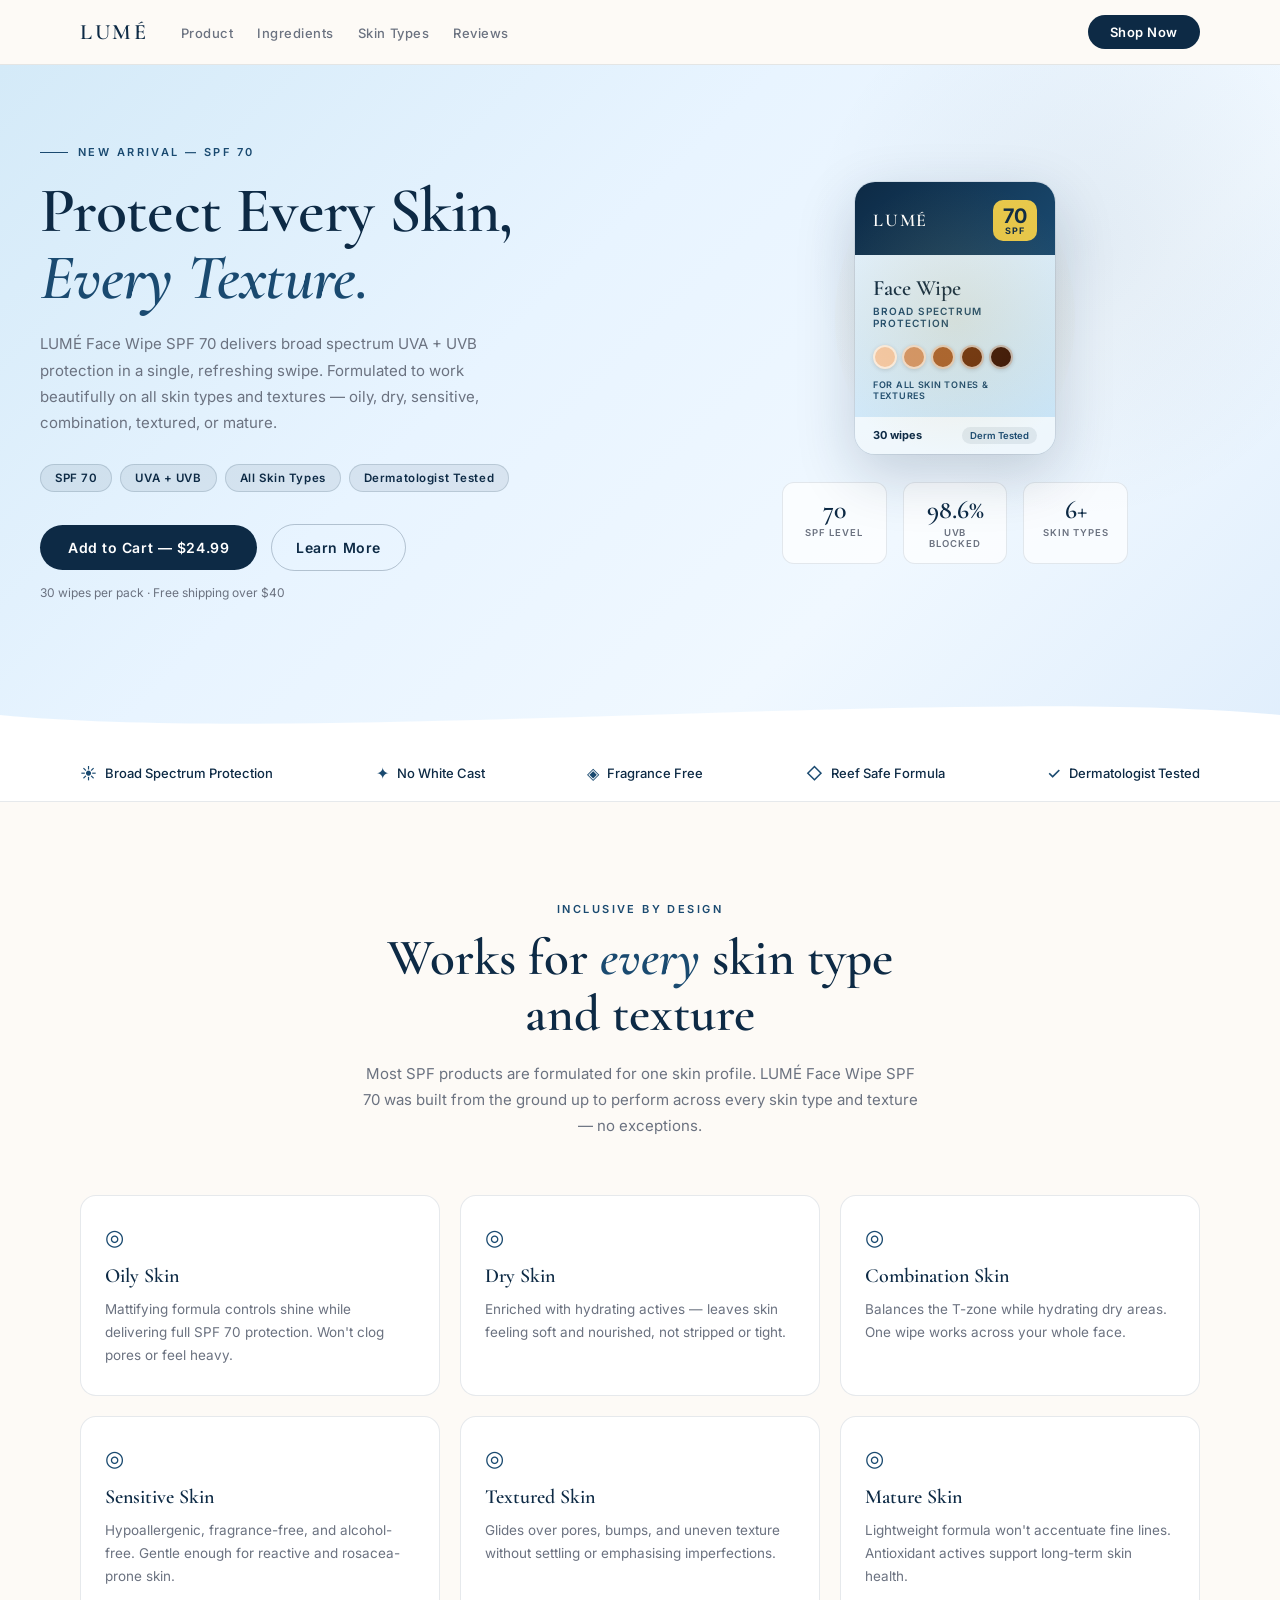
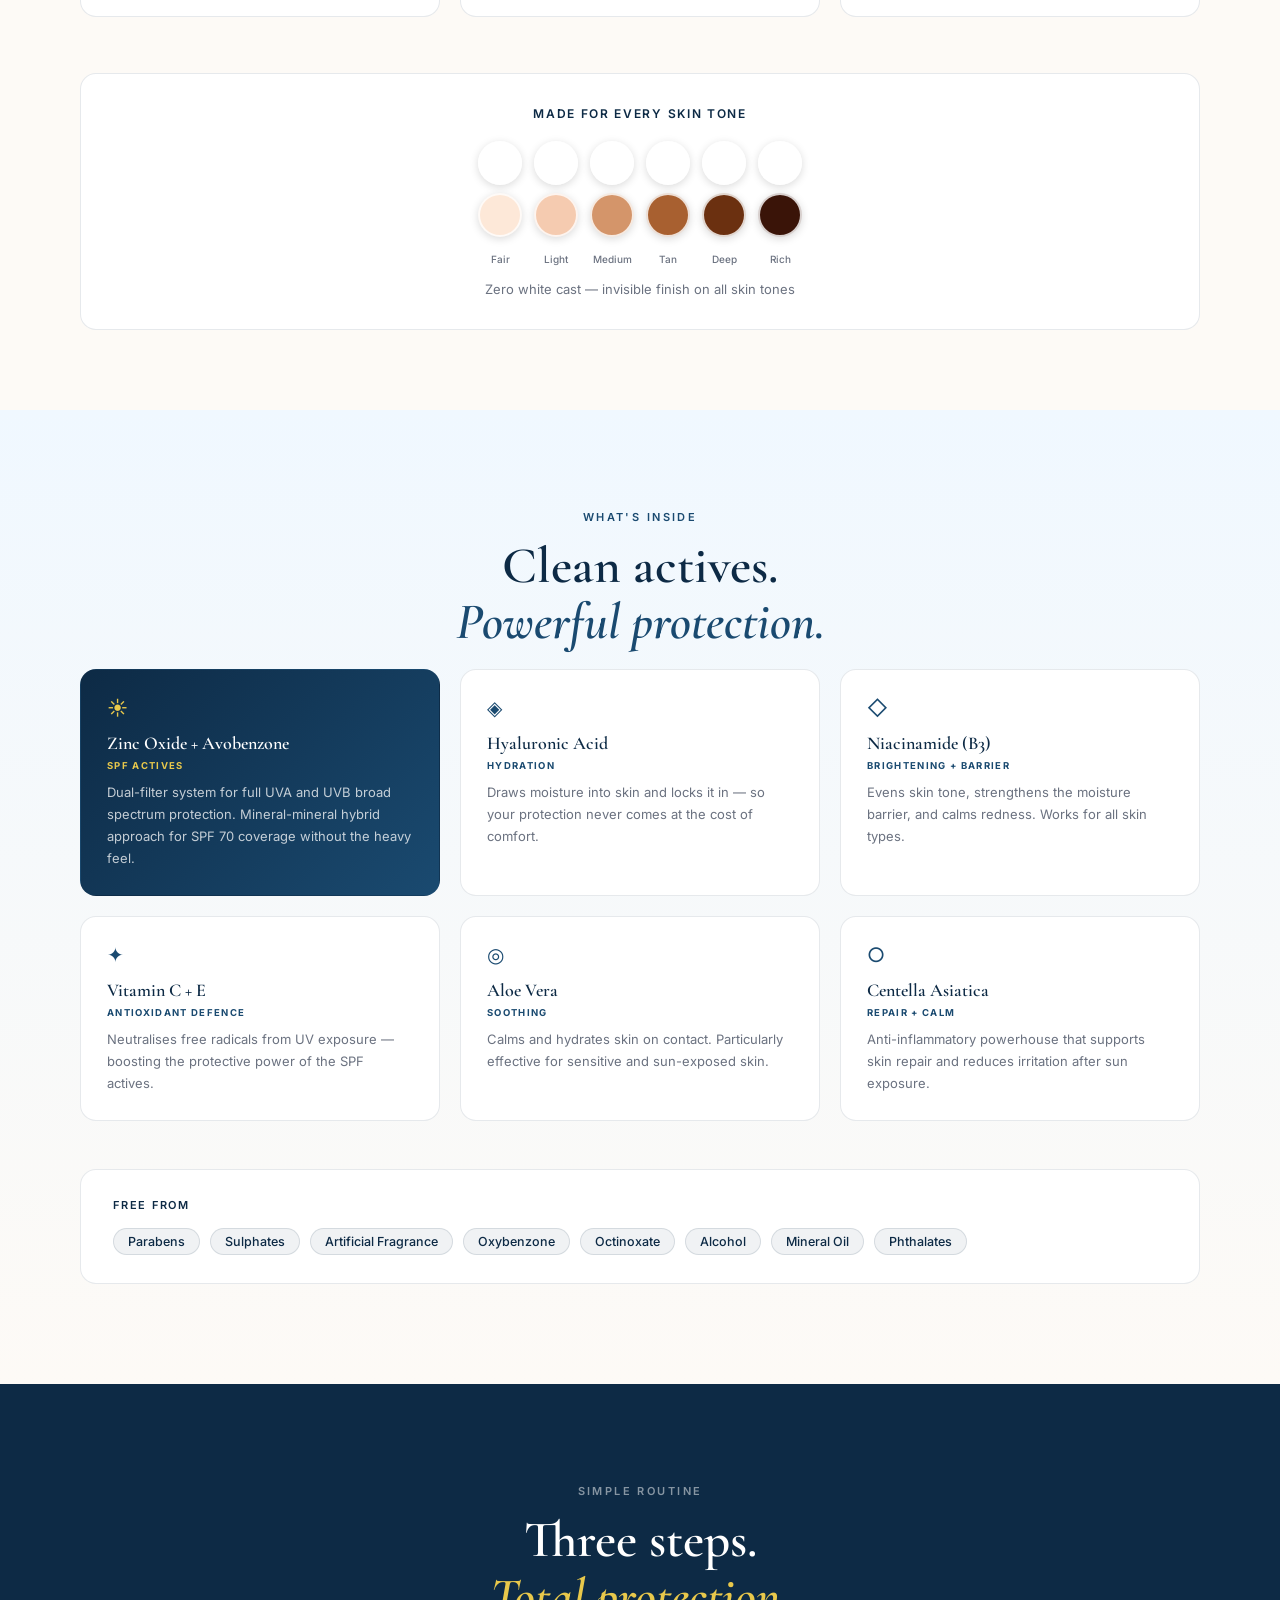
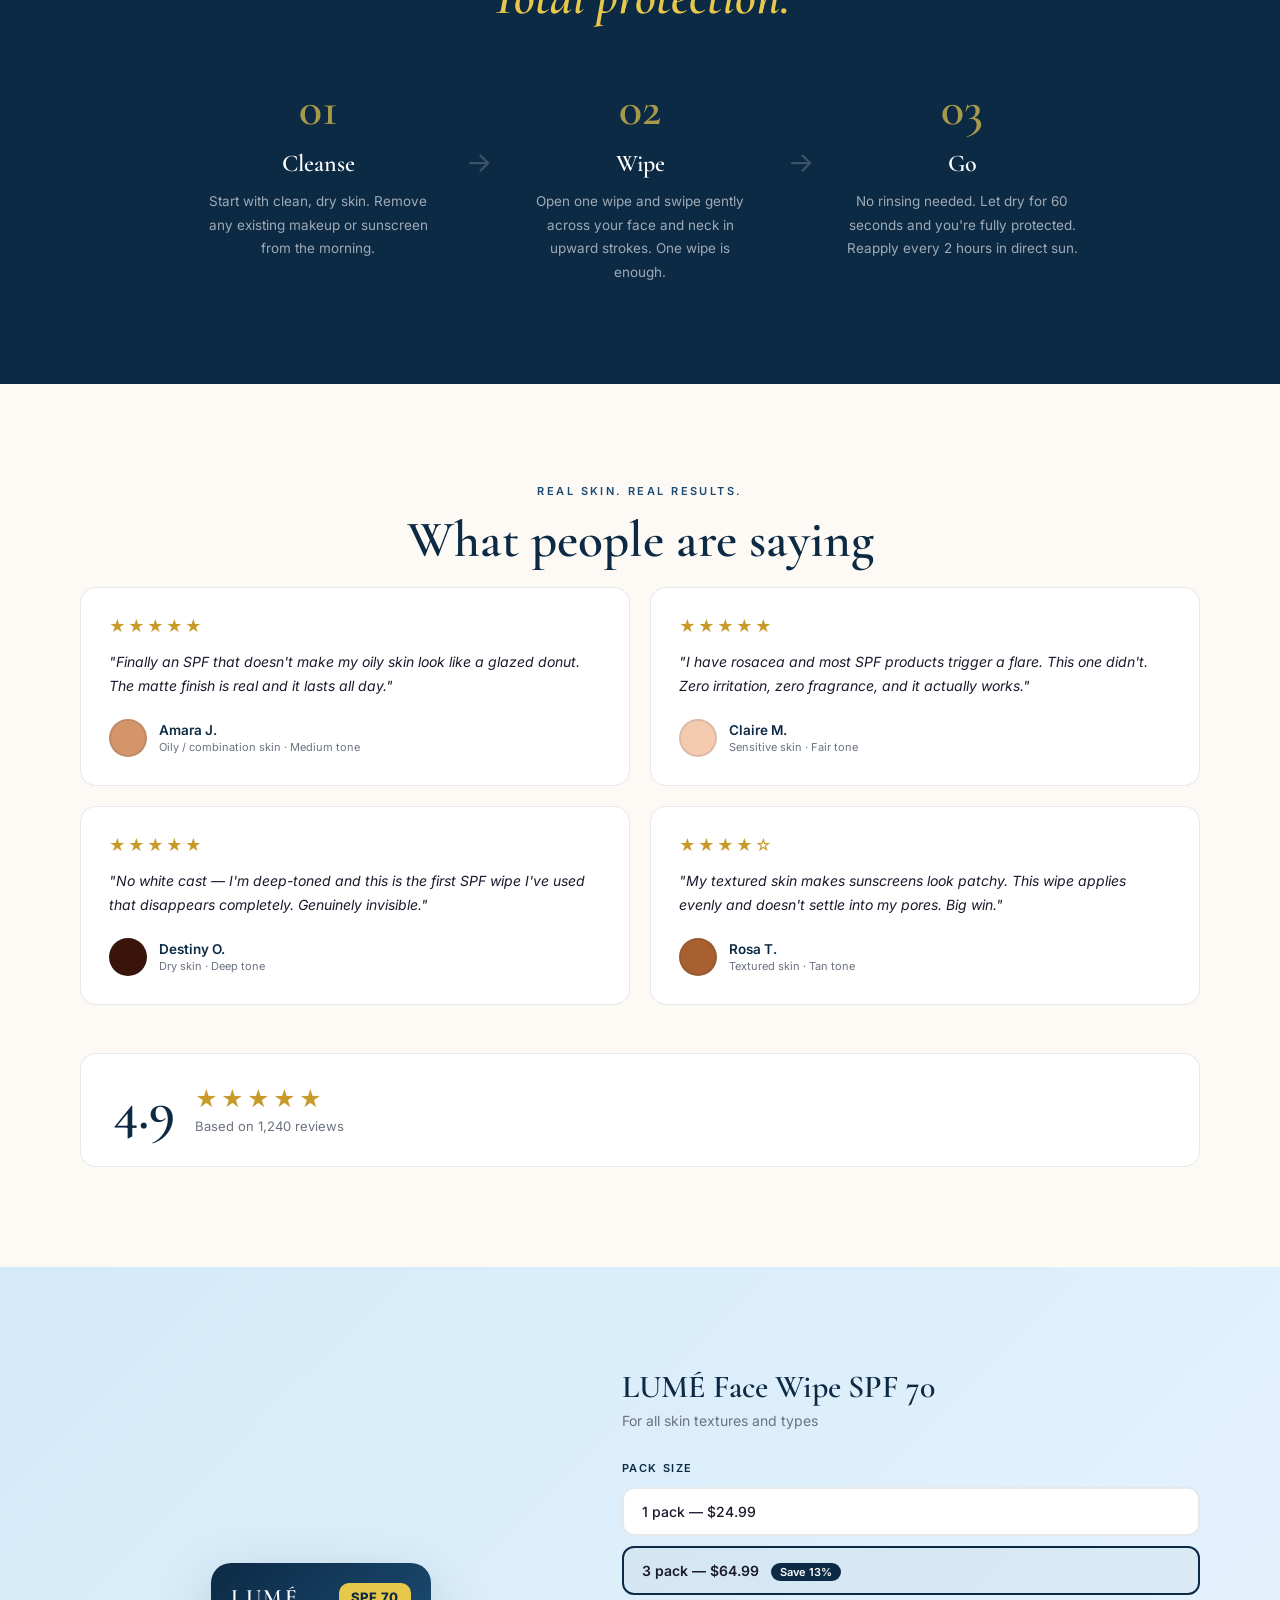
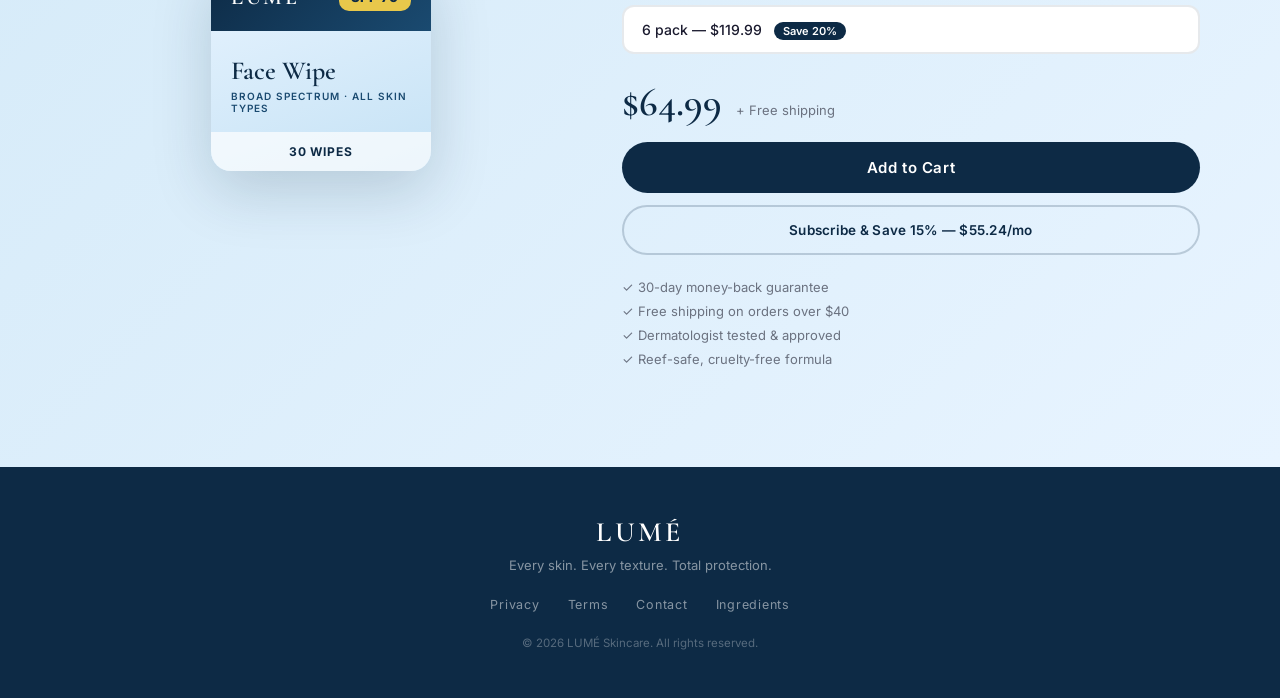
<file: face-wipe-spf70/index.html>
<!DOCTYPE html>
<html lang="en">
<head>
<meta charset="UTF-8">
<meta name="viewport" content="width=device-width, initial-scale=1.0">
<meta name="description" content="LUMÉ Face Wipe SPF 70 — broad spectrum sun protection for all skin textures and types. Gentle, refreshing, dermatologist tested.">
<title>LUMÉ Face Wipe SPF 70 — For Every Skin, Every Texture</title>
<link rel="preconnect" href="https://fonts.googleapis.com">
<link href="https://fonts.googleapis.com/css2?family=Cormorant+Garamond:ital,wght@0,400;0,600;1,400;1,600&family=Inter:wght@300;400;500;600;700&display=swap" rel="stylesheet">
<link rel="stylesheet" href="css/style.css">
</head>
<body>

<!-- NAV -->
<nav class="nav">
  <div class="nav-inner">
    <a class="brand" href="#">LUMÉ</a>
    <ul class="nav-links">
      <li><a href="#product">Product</a></li>
      <li><a href="#ingredients">Ingredients</a></li>
      <li><a href="#skin-types">Skin Types</a></li>
      <li><a href="#reviews">Reviews</a></li>
    </ul>
    <a href="#buy" class="nav-cta">Shop Now</a>
    <button class="nav-mobile-toggle" id="nav-toggle" aria-label="Menu">
      <span></span><span></span><span></span>
    </button>
  </div>
</nav>

<!-- HERO -->
<section class="hero" id="product">
  <div class="hero-inner">
    <div class="hero-text">
      <p class="hero-eyebrow">New Arrival — SPF 70</p>
      <h1 class="hero-title">Protect Every Skin,<br><em>Every Texture.</em></h1>
      <p class="hero-desc">LUMÉ Face Wipe SPF 70 delivers broad spectrum UVA + UVB protection in a single, refreshing swipe. Formulated to work beautifully on all skin types and textures — oily, dry, sensitive, combination, textured, or mature.</p>
      <div class="hero-badges">
        <span class="badge">SPF 70</span>
        <span class="badge">UVA + UVB</span>
        <span class="badge">All Skin Types</span>
        <span class="badge">Dermatologist Tested</span>
      </div>
      <div class="hero-actions">
        <a href="#buy" class="btn-primary">Add to Cart — $24.99</a>
        <a href="#ingredients" class="btn-ghost">Learn More</a>
      </div>
      <p class="hero-note">30 wipes per pack · Free shipping over $40</p>
    </div>
    <div class="hero-visual">
      <div class="product-card">
        <div class="product-card-inner">
          <div class="product-pack">
            <div class="pack-top">
              <div class="pack-brand">LUMÉ</div>
              <div class="pack-spf">
                <span class="spf-num">70</span>
                <span class="spf-label">SPF</span>
              </div>
            </div>
            <div class="pack-mid">
              <p class="pack-name">Face Wipe</p>
              <p class="pack-sub">Broad Spectrum Protection</p>
              <div class="pack-tones">
                <div class="tone" style="background:#f5c9a8"></div>
                <div class="tone" style="background:#d4956a"></div>
                <div class="tone" style="background:#a86030"></div>
                <div class="tone" style="background:#6b3010"></div>
                <div class="tone" style="background:#3a1408"></div>
              </div>
              <p class="pack-inclusive">For All Skin Tones &amp; Textures</p>
            </div>
            <div class="pack-bot">
              <span class="pack-count">30 wipes</span>
              <span class="pack-derm">Derm Tested</span>
            </div>
          </div>
          <div class="glow-ring"></div>
        </div>
      </div>
      <div class="hero-stat-row">
        <div class="hstat"><div class="hstat-n">70</div><div class="hstat-l">SPF Level</div></div>
        <div class="hstat"><div class="hstat-n">98.6%</div><div class="hstat-l">UVB Blocked</div></div>
        <div class="hstat"><div class="hstat-n">6+</div><div class="hstat-l">Skin Types</div></div>
      </div>
    </div>
  </div>
  <div class="hero-wave">
    <svg viewBox="0 0 1440 80" xmlns="http://www.w3.org/2000/svg" preserveAspectRatio="none"><path d="M0,40 C360,80 1080,0 1440,40 L1440,80 L0,80 Z" fill="#ffffff"/></svg>
  </div>
</section>

<!-- TRUST BAR -->
<section class="trust-bar">
  <div class="trust-inner">
    <div class="trust-item"><span class="trust-icon">☀</span><span>Broad Spectrum Protection</span></div>
    <div class="trust-item"><span class="trust-icon">✦</span><span>No White Cast</span></div>
    <div class="trust-item"><span class="trust-icon">◈</span><span>Fragrance Free</span></div>
    <div class="trust-item"><span class="trust-icon">◇</span><span>Reef Safe Formula</span></div>
    <div class="trust-item"><span class="trust-icon">✓</span><span>Dermatologist Tested</span></div>
  </div>
</section>

<!-- SKIN TYPES SECTION -->
<section class="skin-types" id="skin-types">
  <div class="section-inner">
    <p class="section-eyebrow">Inclusive by design</p>
    <h2 class="section-title">Works for <em>every</em> skin type<br>and texture</h2>
    <p class="section-desc">Most SPF products are formulated for one skin profile. LUMÉ Face Wipe SPF 70 was built from the ground up to perform across every skin type and texture — no exceptions.</p>

    <div class="skin-grid">
      <div class="skin-card">
        <div class="skin-icon">◎</div>
        <h3>Oily Skin</h3>
        <p>Mattifying formula controls shine while delivering full SPF 70 protection. Won't clog pores or feel heavy.</p>
      </div>
      <div class="skin-card">
        <div class="skin-icon">◎</div>
        <h3>Dry Skin</h3>
        <p>Enriched with hydrating actives — leaves skin feeling soft and nourished, not stripped or tight.</p>
      </div>
      <div class="skin-card">
        <div class="skin-icon">◎</div>
        <h3>Combination Skin</h3>
        <p>Balances the T-zone while hydrating dry areas. One wipe works across your whole face.</p>
      </div>
      <div class="skin-card">
        <div class="skin-icon">◎</div>
        <h3>Sensitive Skin</h3>
        <p>Hypoallergenic, fragrance-free, and alcohol-free. Gentle enough for reactive and rosacea-prone skin.</p>
      </div>
      <div class="skin-card">
        <div class="skin-icon">◎</div>
        <h3>Textured Skin</h3>
        <p>Glides over pores, bumps, and uneven texture without settling or emphasising imperfections.</p>
      </div>
      <div class="skin-card">
        <div class="skin-icon">◎</div>
        <h3>Mature Skin</h3>
        <p>Lightweight formula won't accentuate fine lines. Antioxidant actives support long-term skin health.</p>
      </div>
    </div>

    <div class="tone-row">
      <p class="tone-label">Made for every skin tone</p>
      <div class="tone-swatches">
        <div class="tone-swatch" style="background:#fde8d8"><span>Fair</span></div>
        <div class="tone-swatch" style="background:#f5cbb0"><span>Light</span></div>
        <div class="tone-swatch" style="background:#d4956a"><span>Medium</span></div>
        <div class="tone-swatch" style="background:#a86030"><span>Tan</span></div>
        <div class="tone-swatch" style="background:#6b3010"><span>Deep</span></div>
        <div class="tone-swatch" style="background:#3a1408"><span>Rich</span></div>
      </div>
      <p class="tone-sub">Zero white cast — invisible finish on all skin tones</p>
    </div>
  </div>
</section>

<!-- INGREDIENTS SECTION -->
<section class="ingredients" id="ingredients">
  <div class="section-inner">
    <p class="section-eyebrow">What's inside</p>
    <h2 class="section-title">Clean actives.<br><em>Powerful protection.</em></h2>

    <div class="ingredients-grid">
      <div class="ingredient-card featured">
        <div class="ing-icon">☀</div>
        <h3>Zinc Oxide + Avobenzone</h3>
        <p class="ing-type">SPF Actives</p>
        <p>Dual-filter system for full UVA and UVB broad spectrum protection. Mineral-mineral hybrid approach for SPF 70 coverage without the heavy feel.</p>
      </div>
      <div class="ingredient-card">
        <div class="ing-icon">◈</div>
        <h3>Hyaluronic Acid</h3>
        <p class="ing-type">Hydration</p>
        <p>Draws moisture into skin and locks it in — so your protection never comes at the cost of comfort.</p>
      </div>
      <div class="ingredient-card">
        <div class="ing-icon">◇</div>
        <h3>Niacinamide (B3)</h3>
        <p class="ing-type">Brightening + Barrier</p>
        <p>Evens skin tone, strengthens the moisture barrier, and calms redness. Works for all skin types.</p>
      </div>
      <div class="ingredient-card">
        <div class="ing-icon">✦</div>
        <h3>Vitamin C + E</h3>
        <p class="ing-type">Antioxidant Defence</p>
        <p>Neutralises free radicals from UV exposure — boosting the protective power of the SPF actives.</p>
      </div>
      <div class="ingredient-card">
        <div class="ing-icon">◎</div>
        <h3>Aloe Vera</h3>
        <p class="ing-type">Soothing</p>
        <p>Calms and hydrates skin on contact. Particularly effective for sensitive and sun-exposed skin.</p>
      </div>
      <div class="ingredient-card">
        <div class="ing-icon">○</div>
        <h3>Centella Asiatica</h3>
        <p class="ing-type">Repair + Calm</p>
        <p>Anti-inflammatory powerhouse that supports skin repair and reduces irritation after sun exposure.</p>
      </div>
    </div>

    <div class="free-from">
      <p class="free-from-label">Free from</p>
      <div class="free-tags">
        <span>Parabens</span>
        <span>Sulphates</span>
        <span>Artificial Fragrance</span>
        <span>Oxybenzone</span>
        <span>Octinoxate</span>
        <span>Alcohol</span>
        <span>Mineral Oil</span>
        <span>Phthalates</span>
      </div>
    </div>
  </div>
</section>

<!-- HOW TO USE -->
<section class="how-to-use">
  <div class="section-inner">
    <p class="section-eyebrow">Simple routine</p>
    <h2 class="section-title">Three steps.<br><em>Total protection.</em></h2>
    <div class="steps-row">
      <div class="step">
        <div class="step-num">01</div>
        <h3>Cleanse</h3>
        <p>Start with clean, dry skin. Remove any existing makeup or sunscreen from the morning.</p>
      </div>
      <div class="step-arrow">→</div>
      <div class="step">
        <div class="step-num">02</div>
        <h3>Wipe</h3>
        <p>Open one wipe and swipe gently across your face and neck in upward strokes. One wipe is enough.</p>
      </div>
      <div class="step-arrow">→</div>
      <div class="step">
        <div class="step-num">03</div>
        <h3>Go</h3>
        <p>No rinsing needed. Let dry for 60 seconds and you're fully protected. Reapply every 2 hours in direct sun.</p>
      </div>
    </div>
  </div>
</section>

<!-- REVIEWS -->
<section class="reviews" id="reviews">
  <div class="section-inner">
    <p class="section-eyebrow">Real skin. Real results.</p>
    <h2 class="section-title">What people are saying</h2>
    <div class="reviews-grid">
      <div class="review-card">
        <div class="review-stars">★★★★★</div>
        <p class="review-text">"Finally an SPF that doesn't make my oily skin look like a glazed donut. The matte finish is real and it lasts all day."</p>
        <div class="review-author">
          <div class="review-tone" style="background:#d4956a"></div>
          <div>
            <p class="review-name">Amara J.</p>
            <p class="review-meta">Oily / combination skin · Medium tone</p>
          </div>
        </div>
      </div>
      <div class="review-card">
        <div class="review-stars">★★★★★</div>
        <p class="review-text">"I have rosacea and most SPF products trigger a flare. This one didn't. Zero irritation, zero fragrance, and it actually works."</p>
        <div class="review-author">
          <div class="review-tone" style="background:#f5cbb0"></div>
          <div>
            <p class="review-name">Claire M.</p>
            <p class="review-meta">Sensitive skin · Fair tone</p>
          </div>
        </div>
      </div>
      <div class="review-card">
        <div class="review-stars">★★★★★</div>
        <p class="review-text">"No white cast — I'm deep-toned and this is the first SPF wipe I've used that disappears completely. Genuinely invisible."</p>
        <div class="review-author">
          <div class="review-tone" style="background:#3a1408"></div>
          <div>
            <p class="review-name">Destiny O.</p>
            <p class="review-meta">Dry skin · Deep tone</p>
          </div>
        </div>
      </div>
      <div class="review-card">
        <div class="review-stars">★★★★☆</div>
        <p class="review-text">"My textured skin makes sunscreens look patchy. This wipe applies evenly and doesn't settle into my pores. Big win."</p>
        <div class="review-author">
          <div class="review-tone" style="background:#a86030"></div>
          <div>
            <p class="review-name">Rosa T.</p>
            <p class="review-meta">Textured skin · Tan tone</p>
          </div>
        </div>
      </div>
    </div>
    <div class="review-summary">
      <div class="rating-big">4.9</div>
      <div class="rating-info">
        <div class="stars-big">★★★★★</div>
        <p>Based on 1,240 reviews</p>
      </div>
    </div>
  </div>
</section>

<!-- BUY SECTION -->
<section class="buy-section" id="buy">
  <div class="section-inner">
    <div class="buy-grid">
      <div class="buy-product-col">
        <div class="buy-pack-visual">
          <div class="buy-pack">
            <div class="buy-pack-top">
              <span class="buy-brand">LUMÉ</span>
              <span class="buy-spf-badge">SPF 70</span>
            </div>
            <div class="buy-pack-body">
              <p class="buy-pack-title">Face Wipe</p>
              <p class="buy-pack-sub">Broad Spectrum · All Skin Types</p>
            </div>
            <div class="buy-pack-bot">30 wipes</div>
          </div>
        </div>
      </div>
      <div class="buy-form-col">
        <h2 class="buy-title">LUMÉ Face Wipe SPF 70</h2>
        <p class="buy-sub">For all skin textures and types</p>

        <div class="buy-variants">
          <p class="buy-label">Pack size</p>
          <div class="variant-btns">
            <button class="variant-btn" onclick="selectVariant(this,'1-pack','$24.99')">1 pack — $24.99</button>
            <button class="variant-btn active" onclick="selectVariant(this,'3-pack','$64.99')">3 pack — $64.99 <span class="variant-save">Save 13%</span></button>
            <button class="variant-btn" onclick="selectVariant(this,'6-pack','$119.99')">6 pack — $119.99 <span class="variant-save">Save 20%</span></button>
          </div>
        </div>

        <div class="buy-price-row">
          <span class="buy-price" id="buy-price">$64.99</span>
          <span class="buy-shipping">+ Free shipping</span>
        </div>

        <button class="btn-buy" id="add-to-cart" onclick="addToCart()">Add to Cart</button>
        <button class="btn-subscribe">Subscribe &amp; Save 15% — $55.24/mo</button>

        <ul class="buy-perks">
          <li>✓ 30-day money-back guarantee</li>
          <li>✓ Free shipping on orders over $40</li>
          <li>✓ Dermatologist tested &amp; approved</li>
          <li>✓ Reef-safe, cruelty-free formula</li>
        </ul>
      </div>
    </div>
  </div>
</section>

<!-- FOOTER -->
<footer class="site-footer">
  <div class="footer-inner">
    <div class="footer-brand">LUMÉ</div>
    <p class="footer-tagline">Every skin. Every texture. Total protection.</p>
    <div class="footer-links">
      <a href="#">Privacy</a>
      <a href="#">Terms</a>
      <a href="#">Contact</a>
      <a href="#">Ingredients</a>
    </div>
    <p class="footer-copy">© 2026 LUMÉ Skincare. All rights reserved.</p>
  </div>
</footer>

<!-- CART TOAST -->
<div class="cart-toast" id="cart-toast">
  <span class="cart-toast-icon">✓</span>
  <span id="cart-toast-msg">Added to cart!</span>
</div>

<script src="js/main.js"></script>
</body>
</html>
</file>
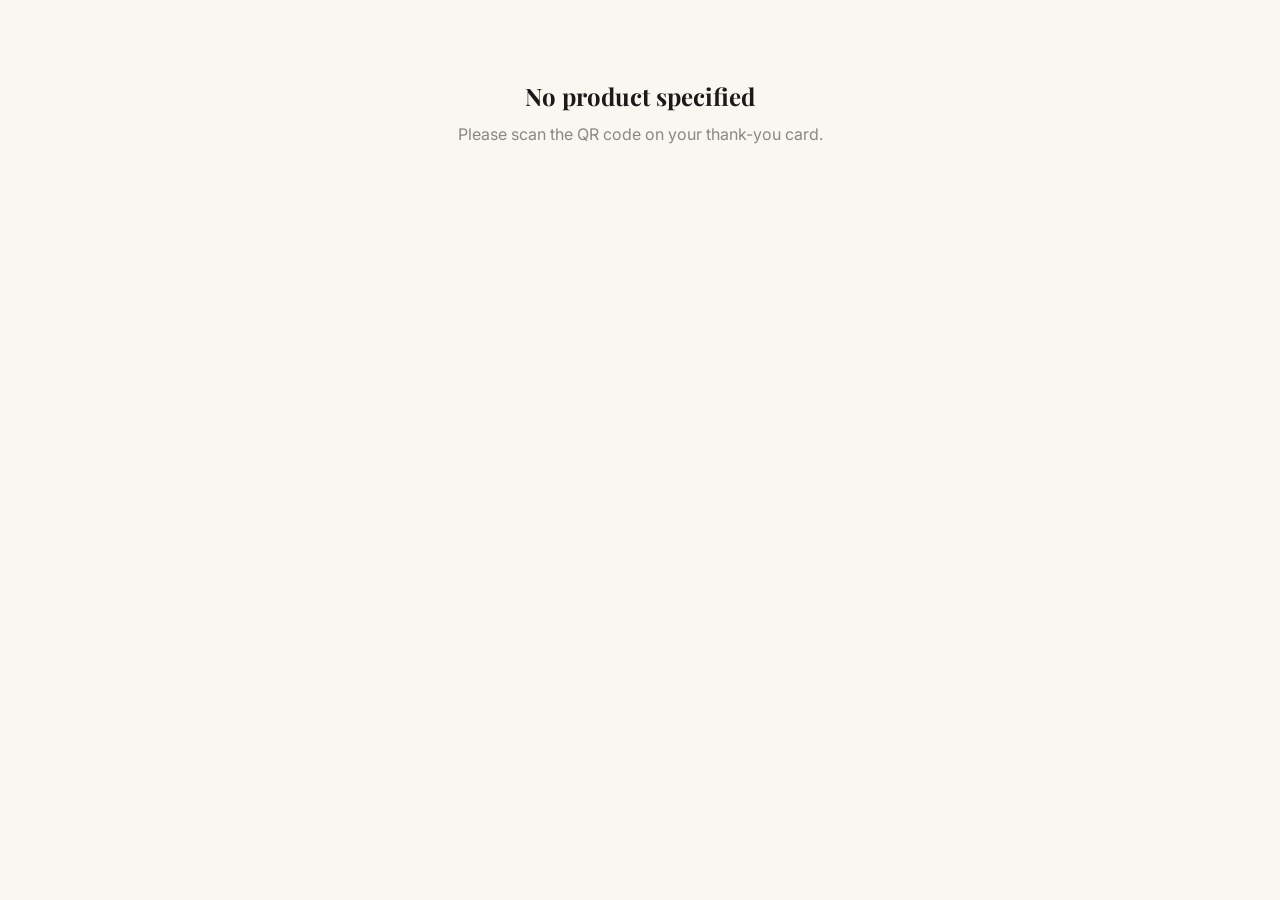
<file: thankyou-system/story.html>
<!DOCTYPE html>
<html lang="en">
<head>
  <meta charset="UTF-8">
  <meta name="viewport" content="width=device-width, initial-scale=1.0, maximum-scale=1.0">
  <meta name="theme-color" content="#1a1a1a">
  <title>Your Ilo Krafts Story</title>
  <link rel="preconnect" href="https://fonts.googleapis.com">
  <link href="https://fonts.googleapis.com/css2?family=Playfair+Display:ital,wght@0,400;0,600;1,400&family=Inter:wght@300;400;500&display=swap" rel="stylesheet">
  <style>
    *, *::before, *::after { box-sizing: border-box; margin: 0; padding: 0; }

    :root {
      --ink: #1a1a1a;
      --cream: #faf6f0;
      --warm-mid: #f0e8dc;
      --accent: #8B5E52;
      --accent-light: #c9a99e;
      --gold: #c8a84b;
      --text-mid: #4a4a4a;
      --text-light: #888;
    }

    html { scroll-behavior: smooth; }

    body {
      font-family: 'Inter', sans-serif;
      background: var(--cream);
      color: var(--ink);
      min-height: 100vh;
      overflow-x: hidden;
    }

    /* ── HERO ── */
    .hero {
      background: var(--ink);
      color: #fff;
      min-height: 100svh;
      display: flex;
      flex-direction: column;
      align-items: center;
      justify-content: center;
      text-align: center;
      padding: 48px 24px 64px;
      position: relative;
      overflow: hidden;
    }

    .hero::before {
      content: '';
      position: absolute;
      inset: 0;
      background: radial-gradient(ellipse at 60% 40%, rgba(200,168,75,0.12) 0%, transparent 70%),
                  radial-gradient(ellipse at 20% 80%, rgba(139,94,82,0.15) 0%, transparent 60%);
      pointer-events: none;
    }

    .brand-tag {
      font-family: 'Inter', sans-serif;
      font-size: 11px;
      font-weight: 500;
      letter-spacing: 0.2em;
      text-transform: uppercase;
      color: var(--gold);
      margin-bottom: 32px;
      opacity: 0.9;
    }

    .greeting {
      font-size: 14px;
      font-weight: 300;
      color: rgba(255,255,255,0.6);
      letter-spacing: 0.05em;
      margin-bottom: 16px;
    }

    .hero h1 {
      font-family: 'Playfair Display', serif;
      font-size: clamp(2.4rem, 8vw, 4.5rem);
      font-weight: 400;
      line-height: 1.1;
      color: #fff;
      margin-bottom: 16px;
    }

    .hero-tagline {
      font-family: 'Playfair Display', serif;
      font-style: italic;
      font-size: clamp(0.95rem, 3vw, 1.15rem);
      color: rgba(255,255,255,0.5);
      margin-bottom: 48px;
    }

    .scroll-hint {
      position: absolute;
      bottom: 28px;
      left: 50%;
      transform: translateX(-50%);
      display: flex;
      flex-direction: column;
      align-items: center;
      gap: 8px;
      color: rgba(255,255,255,0.35);
      font-size: 11px;
      letter-spacing: 0.15em;
      text-transform: uppercase;
      animation: fadeInUp 2s ease 1.5s both;
    }

    .scroll-hint::after {
      content: '';
      width: 1px;
      height: 32px;
      background: linear-gradient(to bottom, rgba(255,255,255,0.3), transparent);
      animation: pulse-line 2s ease-in-out infinite;
    }

    @keyframes pulse-line {
      0%, 100% { opacity: 0.3; }
      50% { opacity: 0.8; }
    }

    @keyframes fadeInUp {
      from { opacity: 0; transform: translateX(-50%) translateY(12px); }
      to { opacity: 1; transform: translateX(-50%) translateY(0); }
    }

    /* ── AUDIO PLAYER ── */
    .audio-section {
      background: #fff;
      padding: 48px 24px;
      text-align: center;
    }

    .section-label {
      font-size: 10px;
      font-weight: 500;
      letter-spacing: 0.25em;
      text-transform: uppercase;
      color: var(--accent);
      margin-bottom: 24px;
    }

    .player-card {
      max-width: 420px;
      margin: 0 auto;
      background: var(--cream);
      border-radius: 20px;
      padding: 32px 28px;
      position: relative;
    }

    .player-title {
      font-family: 'Playfair Display', serif;
      font-size: 1.1rem;
      font-weight: 600;
      margin-bottom: 4px;
    }

    .player-subtitle {
      font-size: 12px;
      color: var(--text-light);
      margin-bottom: 28px;
    }

    .play-btn {
      width: 72px;
      height: 72px;
      border-radius: 50%;
      background: var(--ink);
      border: none;
      cursor: pointer;
      margin: 0 auto 24px;
      display: flex;
      align-items: center;
      justify-content: center;
      position: relative;
      transition: transform 0.2s, box-shadow 0.2s;
    }

    .play-btn:hover { transform: scale(1.06); box-shadow: 0 8px 24px rgba(0,0,0,0.2); }
    .play-btn:active { transform: scale(0.97); }

    .play-btn svg { width: 28px; height: 28px; fill: #fff; margin-left: 4px; }
    .play-btn.playing svg { margin-left: 0; }

    .play-btn.playing .icon-play { display: none; }
    .play-btn:not(.playing) .icon-pause { display: none; }

    .waveform {
      display: flex;
      align-items: center;
      justify-content: center;
      gap: 3px;
      height: 32px;
      margin-bottom: 16px;
    }

    .waveform-bar {
      width: 3px;
      border-radius: 2px;
      background: var(--accent-light);
      animation: none;
    }

    .waveform.playing .waveform-bar {
      animation: wave 1.2s ease-in-out infinite;
    }

    .waveform-bar:nth-child(1)  { height: 8px;  animation-delay: 0.0s; }
    .waveform-bar:nth-child(2)  { height: 18px; animation-delay: 0.1s; }
    .waveform-bar:nth-child(3)  { height: 26px; animation-delay: 0.2s; }
    .waveform-bar:nth-child(4)  { height: 14px; animation-delay: 0.3s; }
    .waveform-bar:nth-child(5)  { height: 22px; animation-delay: 0.15s; }
    .waveform-bar:nth-child(6)  { height: 30px; animation-delay: 0.25s; }
    .waveform-bar:nth-child(7)  { height: 18px; animation-delay: 0.05s; }
    .waveform-bar:nth-child(8)  { height: 26px; animation-delay: 0.35s; }
    .waveform-bar:nth-child(9)  { height: 12px; animation-delay: 0.1s; }
    .waveform-bar:nth-child(10) { height: 20px; animation-delay: 0.2s; }
    .waveform-bar:nth-child(11) { height: 28px; animation-delay: 0.0s; }
    .waveform-bar:nth-child(12) { height: 16px; animation-delay: 0.3s; }
    .waveform-bar:nth-child(13) { height: 8px;  animation-delay: 0.15s; }

    @keyframes wave {
      0%, 100% { transform: scaleY(0.4); opacity: 0.5; }
      50%       { transform: scaleY(1);   opacity: 1; }
    }

    .tts-note {
      font-size: 11px;
      color: var(--text-light);
      font-style: italic;
    }

    audio { display: none; }

    /* ── STORY ── */
    .story-section {
      padding: 64px 24px;
      max-width: 680px;
      margin: 0 auto;
    }

    .story-section .section-label { text-align: left; }

    .story-text {
      font-family: 'Playfair Display', serif;
      font-size: clamp(1rem, 3vw, 1.2rem);
      line-height: 1.9;
      color: var(--text-mid);
    }

    .story-text::first-letter {
      float: left;
      font-size: 3.8em;
      line-height: 0.75;
      padding-right: 10px;
      padding-top: 8px;
      color: var(--accent);
      font-family: 'Playfair Display', serif;
    }

    .story-divider {
      width: 48px;
      height: 1px;
      background: var(--accent-light);
      margin: 48px 0;
    }

    /* ── COLOUR PALETTES ── */
    .palette-section {
      background: var(--ink);
      color: #fff;
      padding: 64px 24px;
    }

    .palette-section .section-label {
      color: var(--gold);
      text-align: center;
      margin-bottom: 8px;
    }

    .palette-section h2 {
      font-family: 'Playfair Display', serif;
      font-size: clamp(1.5rem, 5vw, 2.2rem);
      font-weight: 400;
      text-align: center;
      margin-bottom: 40px;
      color: #fff;
    }

    .palette-tabs {
      display: flex;
      justify-content: center;
      gap: 8px;
      flex-wrap: wrap;
      margin-bottom: 40px;
    }

    .palette-tab {
      padding: 8px 18px;
      border-radius: 100px;
      border: 1px solid rgba(255,255,255,0.2);
      background: transparent;
      color: rgba(255,255,255,0.6);
      font-family: 'Inter', sans-serif;
      font-size: 12px;
      font-weight: 500;
      letter-spacing: 0.05em;
      cursor: pointer;
      transition: all 0.25s;
    }

    .palette-tab:hover { border-color: rgba(255,255,255,0.5); color: #fff; }
    .palette-tab.active { background: #fff; color: var(--ink); border-color: #fff; }

    .palette-panel { display: none; max-width: 560px; margin: 0 auto; }
    .palette-panel.active { display: block; }

    .palette-mood {
      text-align: center;
      font-size: 12px;
      color: rgba(255,255,255,0.5);
      letter-spacing: 0.1em;
      text-transform: uppercase;
      margin-bottom: 8px;
    }

    .palette-desc {
      font-family: 'Playfair Display', serif;
      font-style: italic;
      text-align: center;
      color: rgba(255,255,255,0.7);
      font-size: 0.95rem;
      line-height: 1.7;
      margin-bottom: 36px;
    }

    .color-list { display: flex; flex-direction: column; gap: 16px; }

    .color-item {
      display: flex;
      align-items: flex-start;
      gap: 16px;
      background: rgba(255,255,255,0.04);
      border: 1px solid rgba(255,255,255,0.08);
      border-radius: 14px;
      padding: 16px;
      cursor: pointer;
      transition: background 0.2s;
      position: relative;
    }

    .color-item:hover { background: rgba(255,255,255,0.08); }

    .color-swatch {
      width: 52px;
      height: 52px;
      border-radius: 10px;
      flex-shrink: 0;
      box-shadow: 0 2px 12px rgba(0,0,0,0.3);
    }

    .color-info { flex: 1; }

    .color-name {
      font-family: 'Playfair Display', serif;
      font-size: 1rem;
      color: #fff;
      margin-bottom: 2px;
    }

    .color-role {
      font-size: 10px;
      letter-spacing: 0.15em;
      text-transform: uppercase;
      color: var(--gold);
      margin-bottom: 6px;
    }

    .color-tip {
      font-size: 12px;
      color: rgba(255,255,255,0.55);
      line-height: 1.6;
    }

    .color-hex {
      font-family: 'Inter', monospace;
      font-size: 11px;
      color: rgba(255,255,255,0.35);
      position: absolute;
      top: 16px;
      right: 16px;
      letter-spacing: 0.05em;
    }

    .copy-toast {
      position: fixed;
      bottom: 24px;
      left: 50%;
      transform: translateX(-50%) translateY(20px);
      background: var(--ink);
      color: #fff;
      padding: 10px 20px;
      border-radius: 100px;
      font-size: 13px;
      opacity: 0;
      pointer-events: none;
      transition: all 0.3s;
      z-index: 999;
      border: 1px solid rgba(255,255,255,0.15);
    }

    .copy-toast.show {
      opacity: 1;
      transform: translateX(-50%) translateY(0);
    }

    /* ── PAINTING TIPS ── */
    .tips-section {
      padding: 64px 24px;
      max-width: 680px;
      margin: 0 auto;
    }

    .tips-section .section-label { text-align: left; }

    .tips-section h2 {
      font-family: 'Playfair Display', serif;
      font-size: clamp(1.4rem, 5vw, 2rem);
      font-weight: 400;
      margin-bottom: 36px;
    }

    .tip-list { display: flex; flex-direction: column; gap: 20px; }

    .tip-item {
      display: flex;
      gap: 20px;
      align-items: flex-start;
    }

    .tip-number {
      width: 32px;
      height: 32px;
      border-radius: 50%;
      background: var(--warm-mid);
      display: flex;
      align-items: center;
      justify-content: center;
      font-size: 12px;
      font-weight: 500;
      color: var(--accent);
      flex-shrink: 0;
      margin-top: 2px;
    }

    .tip-text {
      font-size: 0.95rem;
      line-height: 1.8;
      color: var(--text-mid);
      padding-top: 4px;
    }

    /* ── FOOTER ── */
    .footer {
      background: var(--warm-mid);
      padding: 48px 24px;
      text-align: center;
    }

    .footer-brand {
      font-family: 'Playfair Display', serif;
      font-size: 1.8rem;
      font-weight: 400;
      margin-bottom: 12px;
      letter-spacing: 0.05em;
    }

    .footer-msg {
      font-size: 0.85rem;
      color: var(--text-light);
      line-height: 1.8;
      max-width: 320px;
      margin: 0 auto 28px;
    }

    .share-btn {
      display: inline-flex;
      align-items: center;
      gap: 8px;
      padding: 12px 24px;
      background: var(--ink);
      color: #fff;
      border-radius: 100px;
      font-size: 13px;
      font-weight: 500;
      border: none;
      cursor: pointer;
      letter-spacing: 0.05em;
      text-decoration: none;
      transition: transform 0.2s, box-shadow 0.2s;
    }

    .share-btn:hover { transform: translateY(-2px); box-shadow: 0 8px 20px rgba(0,0,0,0.2); }

    .tiktok-tag {
      margin-top: 24px;
      font-size: 12px;
      color: var(--text-light);
    }

    .tiktok-tag a { color: var(--accent); text-decoration: none; }

    /* ── ERROR STATE ── */
    .error-state {
      text-align: center;
      padding: 80px 24px;
    }

    .error-state h2 {
      font-family: 'Playfair Display', serif;
      font-size: 1.5rem;
      margin-bottom: 12px;
    }

    .error-state p { color: var(--text-light); }

    /* ── LOADING ── */
    .loading {
      min-height: 100vh;
      display: flex;
      align-items: center;
      justify-content: center;
      font-family: 'Playfair Display', serif;
      font-style: italic;
      color: var(--text-light);
      font-size: 1.1rem;
    }

    @media (min-width: 640px) {
      .player-card { padding: 40px 48px; }
      .palette-section { padding: 80px 40px; }
      .story-section, .tips-section { padding: 80px 40px; }
    }
  </style>
</head>
<body>

<div id="app"><div class="loading">Loading your story…</div></div>

<div class="copy-toast" id="copyToast">Colour copied!</div>

<audio id="audioEl"></audio>

<script>
// ── CONFIG ──────────────────────────────────────────────────────────────────
const PRODUCTS_URL = 'products.json';

// ── URL PARAMS ──────────────────────────────────────────────────────────────
const params  = new URLSearchParams(window.location.search);
const pid     = (params.get('p') || '').toLowerCase().trim();
const orderId = params.get('o') || '';
const name    = params.get('n') || '';

// ── AUDIO STATE ─────────────────────────────────────────────────────────────
let synth     = window.speechSynthesis;
let utterance = null;
let isPlaying = false;
let audioMode = 'tts'; // 'file' | 'tts'
const audioEl = document.getElementById('audioEl');

// ── HELPERS ─────────────────────────────────────────────────────────────────
function copyToClipboard(text) {
  navigator.clipboard.writeText(text).catch(() => {
    const ta = document.createElement('textarea');
    ta.value = text;
    document.body.appendChild(ta);
    ta.select();
    document.execCommand('copy');
    document.body.removeChild(ta);
  });
  const toast = document.getElementById('copyToast');
  toast.textContent = text + ' copied!';
  toast.classList.add('show');
  setTimeout(() => toast.classList.remove('show'), 2000);
}

function switchPalette(paletteId) {
  document.querySelectorAll('.palette-tab').forEach(t => t.classList.remove('active'));
  document.querySelectorAll('.palette-panel').forEach(p => p.classList.remove('active'));
  document.querySelector(`.palette-tab[data-pid="${paletteId}"]`).classList.add('active');
  document.querySelector(`.palette-panel[data-pid="${paletteId}"]`).classList.add('active');
}

// ── AUDIO ────────────────────────────────────────────────────────────────────
function togglePlay(narration) {
  const btn      = document.getElementById('playBtn');
  const waveform = document.getElementById('waveform');

  if (isPlaying) {
    // Stop
    if (audioMode === 'tts') { synth.cancel(); }
    else { audioEl.pause(); audioEl.currentTime = 0; }
    isPlaying = false;
    btn.classList.remove('playing');
    waveform.classList.remove('playing');
    return;
  }

  // Start
  if (audioMode === 'file') {
    audioEl.play().catch(() => startTTS(narration, btn, waveform));
    isPlaying = true;
    btn.classList.add('playing');
    waveform.classList.add('playing');
    audioEl.onended = () => {
      isPlaying = false;
      btn.classList.remove('playing');
      waveform.classList.remove('playing');
    };
    return;
  }

  startTTS(narration, btn, waveform);
}

function startTTS(narration, btn, waveform) {
  if (!synth) return;
  synth.cancel();
  utterance = new SpeechSynthesisUtterance(narration);
  utterance.rate  = 0.88;
  utterance.pitch = 0.95;

  // Prefer a warm English voice
  const voices = synth.getVoices();
  const preferred = voices.find(v =>
    v.lang.startsWith('en') && (v.name.includes('Female') || v.name.includes('Samantha') || v.name.includes('Karen'))
  ) || voices.find(v => v.lang.startsWith('en')) || voices[0];
  if (preferred) utterance.voice = preferred;

  utterance.onend = () => {
    isPlaying = false;
    btn.classList.remove('playing');
    waveform.classList.remove('playing');
  };

  synth.speak(utterance);
  isPlaying = true;
  btn.classList.add('playing');
  waveform.classList.add('playing');
}

// ── RENDER ───────────────────────────────────────────────────────────────────
function render(product) {
  const greetingText = name ? `Hello, ${name}.` : 'Hello.';

  const paletteTabs = product.palettes.map((p, i) =>
    `<button class="palette-tab ${i === 0 ? 'active' : ''}" data-pid="${p.id}" onclick="switchPalette('${p.id}')">${p.name}</button>`
  ).join('');

  const palettePanels = product.palettes.map((p, i) => `
    <div class="palette-panel ${i === 0 ? 'active' : ''}" data-pid="${p.id}">
      <div class="palette-mood">${p.mood}</div>
      <p class="palette-desc">${p.description}</p>
      <div class="color-list">
        ${p.colors.map(c => `
          <div class="color-item" onclick="copyToClipboard('${c.hex}')" title="Tap to copy ${c.hex}">
            <div class="color-swatch" style="background:${c.hex}"></div>
            <div class="color-info">
              <div class="color-name">${c.name}</div>
              <div class="color-role">${c.role}</div>
              <div class="color-tip">${c.tip}</div>
            </div>
            <div class="color-hex">${c.hex}</div>
          </div>
        `).join('')}
      </div>
    </div>
  `).join('');

  const tips = product.paintingTips.map((tip, i) => `
    <div class="tip-item">
      <div class="tip-number">${i + 1}</div>
      <p class="tip-text">${tip}</p>
    </div>
  `).join('');

  const waveformBars = Array.from({length: 13}, () => `<div class="waveform-bar"></div>`).join('');

  document.getElementById('app').innerHTML = `
    <!-- HERO -->
    <section class="hero">
      <div class="brand-tag">Ilo Krafts</div>
      <p class="greeting">${greetingText}</p>
      <h1>${product.name}</h1>
      <p class="hero-tagline">${product.tagline}</p>
      <div class="scroll-hint">Your story</div>
    </section>

    <!-- AUDIO -->
    <section class="audio-section">
      <div class="section-label">Narration</div>
      <div class="player-card">
        <div class="player-title">${product.name}</div>
        <div class="player-subtitle">A story from Ilo Krafts</div>
        <button class="play-btn" id="playBtn" onclick="togglePlay(${JSON.stringify(product.narration)})">
          <svg class="icon-play" viewBox="0 0 24 24"><path d="M8 5v14l11-7z"/></svg>
          <svg class="icon-pause" viewBox="0 0 24 24"><path d="M6 19h4V5H6v14zm8-14v14h4V5h-4z"/></svg>
        </button>
        <div class="waveform" id="waveform">${waveformBars}</div>
        <p class="tts-note">Press play to hear your mold's story</p>
      </div>
    </section>

    <!-- STORY -->
    <section class="story-section">
      <div class="section-label">The Story</div>
      <p class="story-text">${product.story}</p>
      <div class="story-divider"></div>
      ${orderId ? `<p style="font-size:11px;color:var(--text-light);letter-spacing:0.1em">Order ${orderId}</p>` : ''}
    </section>

    <!-- PALETTES -->
    <section class="palette-section">
      <div class="section-label">Your Colour Guide</div>
      <h2>Choose your colour story</h2>
      <div class="palette-tabs">${paletteTabs}</div>
      ${palettePanels}
    </section>

    <!-- TIPS -->
    <section class="tips-section">
      <div class="section-label">Before You Begin</div>
      <h2>Painting guide</h2>
      <div class="tip-list">${tips}</div>
    </section>

    <!-- FOOTER -->
    <footer class="footer">
      <div class="footer-brand">Ilo Krafts</div>
      <p class="footer-msg">Every piece you make is one of a kind. We can't wait to see what you create.</p>
      <button class="share-btn" onclick="shareStory()">
        <svg width="16" height="16" viewBox="0 0 24 24" fill="none" stroke="currentColor" stroke-width="2"><circle cx="18" cy="5" r="3"/><circle cx="6" cy="12" r="3"/><circle cx="18" cy="19" r="3"/><line x1="8.59" y1="13.51" x2="15.42" y2="17.49"/><line x1="15.41" y1="6.51" x2="8.59" y2="10.49"/></svg>
        Share this story
      </button>
      <p class="tiktok-tag">Follow us <a href="https://tiktok.com/@ilo.krafts" target="_blank">@ilo.krafts</a></p>
    </footer>
  `;

  // Load audio file if available, fall back to TTS
  if (product.audioFile) {
    audioEl.src = product.audioFile;
    audioEl.load();
    audioEl.addEventListener('canplaythrough', () => { audioMode = 'file'; }, { once: true });
  }

  // Preload voices
  if (synth) { synth.getVoices(); }
}

function shareStory() {
  const url = window.location.href;
  if (navigator.share) {
    navigator.share({ title: 'My Ilo Krafts Story', url });
  } else {
    copyToClipboard(url);
    const toast = document.getElementById('copyToast');
    toast.textContent = 'Link copied — share it!';
    toast.classList.add('show');
    setTimeout(() => toast.classList.remove('show'), 2500);
  }
}

// ── INIT ────────────────────────────────────────────────────────────────────
async function init() {
  if (!pid) {
    document.getElementById('app').innerHTML = `
      <div class="error-state">
        <h2>No product specified</h2>
        <p>Please scan the QR code on your thank-you card.</p>
      </div>`;
    return;
  }

  try {
    const res  = await fetch(PRODUCTS_URL);
    const data = await res.json();
    const product = data[pid];
    if (!product) throw new Error('Product not found');
    render(product);
  } catch (e) {
    document.getElementById('app').innerHTML = `
      <div class="error-state">
        <h2>Story not found</h2>
        <p>We couldn't find a story for this product. Please contact us at <strong>@ilo.krafts</strong>.</p>
      </div>`;
  }
}

init();
</script>
</body>
</html>
</file>
<file: css/style.css>
:root{
  --bg:#1a0f0a;
  --surface:#241510;
  --card:#2e1b10;
  --border:rgba(232,184,75,0.15);
  --rust:#c4521a;
  --rust-light:#e06030;
  --gold:#e8b84b;
  --gold-dim:#a07820;
  --cream:#f5ead8;
  --text:#f5ead8;
  --muted:rgba(245,234,216,0.5);
  --faint:rgba(245,234,216,0.15);
  --black:#0d0805;
  --green:#6dbf7f;
}
*,*::before,*::after{box-sizing:border-box;margin:0;padding:0}
html{scroll-behavior:smooth}
body{font-family:'DM Sans',sans-serif;background:var(--bg);color:var(--text);min-height:100vh;overflow-x:hidden}

/* KENTE STRIPE */
.kente-bar{height:6px;background:repeating-linear-gradient(90deg,#c4521a 0,#c4521a 20px,#e8b84b 20px,#e8b84b 40px,#1a3a1a 40px,#1a3a1a 60px,#0d0805 60px,#0d0805 80px,#c4521a 80px)}

/* NAV */
.nav{background:var(--black);border-bottom:1px solid var(--border);position:sticky;top:0;z-index:100;padding:0 40px}
.nav-inner{max-width:1200px;margin:0 auto;display:flex;align-items:center;justify-content:space-between;height:60px;gap:20px}
.nav-brand{font-family:'Playfair Display',serif;font-size:16px;font-weight:700;color:var(--gold);letter-spacing:0.04em;white-space:nowrap}
.nav-brand span{color:var(--rust-light)}
.nav-tabs{display:flex;gap:0;overflow-x:auto}
.nav-tab{padding:0 20px;height:60px;display:flex;align-items:center;font-size:12px;font-weight:600;letter-spacing:0.06em;text-transform:uppercase;color:var(--muted);background:transparent;border:none;border-bottom:3px solid transparent;cursor:pointer;font-family:'DM Sans',sans-serif;transition:all 0.2s;white-space:nowrap}
.nav-tab.active{color:var(--gold);border-bottom-color:var(--gold)}
.nav-tab:hover:not(.active){color:var(--cream)}
.nav-tab-num{font-family:'Playfair Display',serif;font-style:italic;font-size:11px;color:var(--rust-light);margin-right:7px}
.nav-actions{display:flex;gap:8px;flex-shrink:0}
.btn-rand{background:var(--gold);color:var(--black);border:none;border-radius:5px;padding:8px 16px;font-size:12px;font-weight:700;cursor:pointer;font-family:'DM Sans',sans-serif;letter-spacing:0.04em;transition:opacity 0.2s}
.btn-rand:hover{opacity:0.85}
.btn-rst{background:transparent;color:var(--muted);border:1px solid var(--border);border-radius:5px;padding:8px 14px;font-size:12px;cursor:pointer;font-family:'DM Sans',sans-serif;transition:color 0.2s,border-color 0.2s}
.btn-rst:hover{color:var(--cream);border-color:var(--muted)}

/* HERO */
.hero{position:relative;padding:64px 40px 56px;overflow:hidden;border-bottom:1px solid var(--border)}
.hero-pattern{position:absolute;inset:0;opacity:0.04;background-image:repeating-linear-gradient(45deg,var(--gold) 0,var(--gold) 1px,transparent 0,transparent 50%);background-size:20px 20px;pointer-events:none}
.hero-glow{position:absolute;top:-100px;right:-80px;width:500px;height:500px;background:radial-gradient(circle,rgba(196,82,26,0.18) 0%,transparent 65%);pointer-events:none}
.hero-inner{position:relative;z-index:1;max-width:1200px;margin:0 auto;display:grid;grid-template-columns:1fr auto;gap:40px;align-items:center}
.hero-eyebrow{font-size:10px;font-weight:700;letter-spacing:0.25em;text-transform:uppercase;color:var(--rust-light);margin-bottom:16px;display:flex;align-items:center;gap:10px}
.hero-eyebrow::before,.hero-eyebrow::after{content:'';flex:0 0 24px;height:1px;background:var(--rust-light)}
.hero-title{font-family:'Playfair Display',serif;font-size:clamp(42px,6vw,76px);font-weight:900;line-height:0.95;color:var(--cream);letter-spacing:-0.02em;margin-bottom:6px}
.hero-title .accent{color:var(--gold);font-style:italic;display:block}
.hero-title .accent2{color:var(--rust-light);font-style:italic;display:block}
.hero-desc{font-size:14px;color:var(--muted);line-height:1.7;max-width:500px;margin-top:18px;font-weight:300}
.hero-badges{display:flex;gap:10px;margin-top:24px;flex-wrap:wrap}
.badge{background:rgba(232,184,75,0.1);border:1px solid rgba(232,184,75,0.25);border-radius:100px;padding:6px 14px;font-size:11px;font-weight:600;color:var(--gold);letter-spacing:0.05em}
.hero-stats{display:flex;flex-direction:column;gap:12px;flex-shrink:0}
.hstat{background:var(--card);border:1px solid var(--border);border-radius:10px;padding:16px 22px;text-align:center;min-width:100px}
.hstat-n{font-family:'Playfair Display',serif;font-size:32px;font-weight:900;color:var(--gold);line-height:1}
.hstat-l{font-size:9px;font-weight:600;letter-spacing:0.12em;text-transform:uppercase;color:var(--muted);margin-top:5px}

/* PAGES */
.page{display:none;max-width:1200px;margin:0 auto;padding:44px 40px 80px}
.page.active{display:block}

/* DESIGN NAME ROW */
.design-name-row{max-width:1200px;margin:0 auto;padding:22px 40px 0;display:flex;align-items:center;justify-content:space-between;gap:20px}
.dn-inner{flex:1}
.dn-label{font-size:9.5px;font-weight:700;letter-spacing:0.14em;text-transform:uppercase;color:var(--muted);display:block;margin-bottom:8px}
.dn-opt{font-weight:400;text-transform:none;letter-spacing:0}
.dn-input{width:100%;max-width:560px;padding:10px 14px;border:1px solid rgba(232,184,75,0.2);border-radius:8px;font-size:14px;color:var(--cream);background:var(--card);font-family:'DM Sans',sans-serif;outline:none;transition:border-color 0.2s}
.dn-input:focus{border-color:var(--gold)}
.dn-input::placeholder{color:var(--faint)}

/* AUTOSAVE INDICATOR */
.autosave-ind{display:flex;align-items:center;gap:7px;flex-shrink:0;opacity:0;transition:opacity 0.4s}
.autosave-ind.show{opacity:1}
.as-dot{width:7px;height:7px;border-radius:50%;background:var(--green);box-shadow:0 0 6px var(--green)}
.as-label{font-size:10px;font-weight:600;letter-spacing:0.08em;color:var(--green)}

/* TWO COL LAYOUT */
.two-col{display:grid;grid-template-columns:1fr 380px;gap:32px;align-items:start}

/* SECTION */
.section{margin-bottom:44px}
.sec-head{display:flex;align-items:center;gap:14px;margin-bottom:16px;padding-bottom:14px;border-bottom:1px solid var(--border)}
.sec-num{font-family:'Playfair Display',serif;font-size:24px;font-weight:900;font-style:italic;color:var(--rust-light);line-height:1;flex-shrink:0;min-width:30px}
.sec-name{font-size:11px;font-weight:700;letter-spacing:0.16em;text-transform:uppercase;color:var(--cream)}
.sec-rule{flex:1;height:1px;background:linear-gradient(90deg,rgba(232,184,75,0.2),transparent)}
.fields-grid{display:grid;grid-template-columns:1fr 1fr;gap:10px}

/* FIELD CARD */
.fcard{background:var(--card);border:1px solid var(--border);border-radius:10px;padding:14px 14px 12px;transition:border-color 0.2s,background 0.2s}
.fcard:hover{border-color:rgba(232,184,75,0.35);background:#341f12}
.flabel{font-size:9px;font-weight:700;letter-spacing:0.14em;text-transform:uppercase;color:var(--muted);margin-bottom:8px}
.fselect{width:100%;padding:9px 28px 9px 11px;border:1px solid rgba(232,184,75,0.18);border-radius:7px;font-size:13px;color:var(--cream);background:rgba(0,0,0,0.3) url("data:image/svg+xml,%3Csvg xmlns='http://www.w3.org/2000/svg' width='10' height='6' viewBox='0 0 10 6'%3E%3Cpath d='M1 1l4 4 4-4' stroke='rgba(232,184,75,0.5)' stroke-width='1.5' fill='none' stroke-linecap='round'/%3E%3C/svg%3E") no-repeat right 10px center;appearance:none;cursor:pointer;font-family:'DM Sans',sans-serif;outline:none;transition:border-color 0.2s}
.fselect:focus{border-color:var(--gold)}
.fselect option{background:#2e1b10;color:var(--cream)}
.add-custom{font-size:10px;font-weight:600;letter-spacing:0.06em;text-transform:uppercase;color:var(--rust-light);cursor:pointer;margin:8px 0 5px;display:inline-block;user-select:none;transition:color 0.15s}
.add-custom:hover{color:var(--gold)}
.cinput{width:100%;padding:8px 11px;border:1px solid rgba(232,184,75,0.18);border-radius:7px;font-size:13px;color:var(--cream);font-family:'DM Sans',sans-serif;background:rgba(0,0,0,0.3);outline:none;transition:border-color 0.2s;margin-bottom:2px}
.cinput:focus{border-color:var(--gold)}
.cinput::placeholder{color:var(--faint)}
.inc-row{display:flex;align-items:center;gap:8px;margin-top:10px}
.cbox{width:16px;height:16px;border:1.5px solid rgba(232,184,75,0.3);border-radius:4px;cursor:pointer;display:flex;align-items:center;justify-content:center;flex-shrink:0;background:transparent;transition:all 0.15s}
.cbox.on{background:var(--gold);border-color:var(--gold);box-shadow:0 0 8px rgba(232,184,75,0.4)}
.cbox.on::after{content:'';width:8px;height:5px;border:1.5px solid var(--black);border-top:none;border-right:none;transform:rotate(-45deg) translateY(-1px);display:block}
.inc-label{font-size:11px;color:var(--muted);cursor:pointer;user-select:none}

/* STICKY SIDEBAR */
.sidebar{position:sticky;top:72px;display:flex;flex-direction:column;gap:14px}
.sc{background:var(--surface);border:1px solid var(--border);border-radius:12px;overflow:hidden}
.sh{padding:14px 18px 12px;border-bottom:1px solid var(--border);display:flex;align-items:center;justify-content:space-between}
.st{font-family:'Playfair Display',serif;font-size:15px;font-weight:700;color:var(--cream)}
.sdot{width:7px;height:7px;border-radius:50%;background:var(--rust-light);box-shadow:0 0 8px var(--rust-light);animation:pulse 2s ease infinite}
@keyframes pulse{0%,100%{opacity:1;transform:scale(1)}50%{opacity:0.5;transform:scale(0.8)}}
.sel-body{padding:12px 18px;max-height:240px;overflow-y:auto}
.sel-body::-webkit-scrollbar{width:3px}
.sel-body::-webkit-scrollbar-thumb{background:var(--gold-dim);border-radius:2px}
.sel-sec{font-size:9px;font-weight:700;letter-spacing:0.15em;text-transform:uppercase;color:var(--rust-light);margin:10px 0 4px}
.sel-sec:first-child{margin-top:0}
.sel-row{font-size:12.5px;color:var(--cream);line-height:1.6;display:flex;gap:6px}
.sel-key{color:var(--muted);flex-shrink:0}
.sel-empty{font-size:12px;color:var(--faint);font-style:italic}
.pb{padding:14px 18px 16px}
.ph{font-size:11px;color:var(--muted);margin-bottom:10px;line-height:1.5}
.pta{width:100%;min-height:115px;padding:12px;border:1px solid var(--border);border-radius:8px;font-size:11.5px;line-height:1.8;color:var(--gold);font-family:'DM Mono',monospace;background:rgba(0,0,0,0.4);resize:vertical;outline:none;transition:border-color 0.2s}
.pta:focus{border-color:var(--gold-dim)}
.pta::placeholder{color:var(--faint);font-family:'DM Sans',sans-serif;font-style:italic;font-size:12px}
.pbtns{display:flex;gap:8px;margin-top:10px;align-items:center}
.btn-gen{flex:1;background:linear-gradient(135deg,var(--rust),var(--rust-light));color:#fff;border:none;border-radius:7px;padding:12px;font-size:13px;font-weight:700;cursor:pointer;font-family:'DM Sans',sans-serif;letter-spacing:0.03em;position:relative;overflow:hidden;transition:opacity 0.15s,transform 0.1s}
.btn-gen::after{content:'';position:absolute;inset:0;background:linear-gradient(105deg,transparent 40%,rgba(255,255,255,0.18) 50%,transparent 60%);transform:translateX(-100%);transition:transform 0.45s}
.btn-gen:hover::after{transform:translateX(100%)}
.btn-gen:hover{opacity:0.9;transform:translateY(-1px)}
.btn-cp{background:transparent;color:var(--muted);border:1px solid var(--border);border-radius:7px;padding:12px 14px;font-size:13px;cursor:pointer;font-family:'DM Sans',sans-serif;white-space:nowrap;transition:all 0.2s}
.btn-cp:hover{border-color:var(--gold);color:var(--gold)}
.btn-dl-sm{background:transparent;color:var(--muted);border:1px solid var(--border);border-radius:7px;padding:12px 12px;font-size:14px;cursor:pointer;font-family:'DM Sans',sans-serif;transition:all 0.2s;flex-shrink:0}
.btn-dl-sm:hover{border-color:var(--gold);color:var(--gold)}
.tips-body{padding:14px 18px;display:flex;flex-direction:column;gap:11px}
.tl{font-size:9px;font-weight:700;letter-spacing:0.12em;text-transform:uppercase;color:var(--gold);margin-bottom:3px}
.tt{font-size:12px;color:var(--muted);line-height:1.55}

/* HISTORY PANEL */
.hist-clear-btn{background:transparent;color:var(--faint);border:none;font-size:10px;font-weight:600;letter-spacing:0.05em;cursor:pointer;font-family:'DM Sans',sans-serif;transition:color 0.2s;padding:0}
.hist-clear-btn:hover{color:var(--rust-light)}
.hist-item{padding:10px 0;border-bottom:1px solid var(--border)}
.hist-item:last-child{border-bottom:none}
.hist-time{font-size:9px;font-weight:700;letter-spacing:0.1em;text-transform:uppercase;color:var(--rust-light);margin-bottom:4px}
.hist-preview{font-size:11.5px;color:var(--muted);line-height:1.5;margin-bottom:7px}
.hist-actions{display:flex;gap:6px}
.hist-btn{font-size:10px;font-weight:600;letter-spacing:0.05em;border-radius:5px;padding:5px 10px;cursor:pointer;font-family:'DM Sans',sans-serif;border:1px solid var(--border);background:transparent;transition:all 0.15s}
.hist-btn-use{color:var(--gold);border-color:rgba(232,184,75,0.3)}
.hist-btn-use:hover{background:rgba(232,184,75,0.1)}
.hist-btn-copy{color:var(--muted)}
.hist-btn-copy:hover{color:var(--cream);border-color:var(--muted)}

/* GANG SHEET PLANNER */
.planner-top{display:grid;grid-template-columns:1fr 1fr;gap:20px;margin-bottom:20px}
.panel{background:var(--surface);border:1px solid var(--border);border-radius:12px;padding:22px 24px}
.panel-title{font-family:'Playfair Display',serif;font-size:17px;font-weight:700;color:var(--cream);margin-bottom:16px;padding-bottom:12px;border-bottom:1px solid var(--border)}
.prow{display:flex;flex-direction:column;gap:5px;margin-bottom:14px}
.prow:last-child{margin-bottom:0}
.plabel{font-size:9.5px;font-weight:700;letter-spacing:0.1em;text-transform:uppercase;color:var(--muted)}
.pselect,.pinput{width:100%;padding:9px 11px;border:1px solid rgba(232,184,75,0.18);border-radius:7px;font-size:13px;color:var(--cream);background:rgba(0,0,0,0.35);font-family:'DM Sans',sans-serif;outline:none;transition:border-color 0.2s}
.pselect{background-image:url("data:image/svg+xml,%3Csvg xmlns='http://www.w3.org/2000/svg' width='10' height='6' viewBox='0 0 10 6'%3E%3Cpath d='M1 1l4 4 4-4' stroke='rgba(232,184,75,0.5)' stroke-width='1.5' fill='none' stroke-linecap='round'/%3E%3C/svg%3E");background-repeat:no-repeat;background-position:right 10px center;appearance:none;padding-right:28px}
.pselect:focus,.pinput:focus{border-color:var(--gold)}
.pselect option{background:#2e1b10}
.pinput::placeholder{color:var(--faint)}
.add-btn{width:100%;background:linear-gradient(135deg,var(--rust),var(--rust-light));color:#fff;border:none;border-radius:8px;padding:12px;font-size:13px;font-weight:700;cursor:pointer;font-family:'DM Sans',sans-serif;letter-spacing:0.03em;transition:opacity 0.15s,transform 0.1s;margin-top:4px}
.add-btn:hover{opacity:0.88;transform:translateY(-1px)}

.design-list-panel{background:var(--surface);border:1px solid var(--border);border-radius:12px;padding:22px 24px;margin-bottom:20px}
.d-item{background:var(--card);border:1px solid var(--border);border-radius:9px;padding:12px 14px;display:grid;grid-template-columns:1fr 80px 80px auto;gap:10px;align-items:center;margin-bottom:8px}
.d-item:last-child{margin-bottom:0}
.di-l{font-size:9px;font-weight:700;letter-spacing:0.08em;text-transform:uppercase;color:var(--muted);margin-bottom:3px}
.di-v{font-size:13px;color:var(--cream)}
.di-rm{background:transparent;border:1px solid rgba(232,184,75,0.2);color:var(--muted);border-radius:5px;padding:6px 10px;font-size:11px;cursor:pointer;font-family:'DM Sans',sans-serif;transition:all 0.15s}
.di-rm:hover{border-color:#e05;color:#e05}
.empty-list{font-size:13px;color:var(--faint);font-style:italic}

/* SHEET PREVIEW */
.preview-panel{background:var(--surface);border:1px solid var(--border);border-radius:12px;padding:22px 24px;margin-bottom:20px}
.preview-panel .panel-title{display:flex;align-items:center;justify-content:space-between}
.preview-panel .panel-title span{font-size:11px;font-weight:400;font-family:'DM Sans',sans-serif;color:var(--muted)}
.canvas-outer{overflow:auto;border:1px solid var(--border);border-radius:10px;background:#111;padding:16px;display:flex;justify-content:center}
#sheet-canvas{background-color:#fff;background-image:linear-gradient(45deg,#ccc 25%,transparent 25%),linear-gradient(-45deg,#ccc 25%,transparent 25%),linear-gradient(45deg,transparent 75%,#ccc 75%),linear-gradient(-45deg,transparent 75%,#ccc 75%);background-size:16px 16px;background-position:0 0,0 8px,8px -8px,-8px 0;border-radius:3px;position:relative;overflow:hidden}
.sd-block{position:absolute;border:2px dashed rgba(196,82,26,0.6);border-radius:4px;background:rgba(196,82,26,0.12);display:flex;align-items:center;justify-content:center;font-size:9px;font-weight:700;color:var(--rust-light);text-align:center;padding:4px;font-family:'DM Sans',sans-serif;letter-spacing:0.03em;user-select:none}

/* SUMMARY */
.summary-panel{background:var(--card);border:1px solid var(--border);border-radius:12px;padding:20px 22px;margin-bottom:20px}
.sum-title{font-size:10px;font-weight:700;letter-spacing:0.14em;text-transform:uppercase;color:var(--muted);margin-bottom:14px}
.sum-rows{display:flex;flex-direction:column;gap:9px}
.sum-row{display:flex;justify-content:space-between;align-items:center}
.sum-k{font-size:12.5px;color:var(--muted)}
.sum-v{font-size:13px;font-weight:700;color:var(--gold)}
.sum-msg{margin-top:12px;padding-top:12px;border-top:1px solid var(--border);font-size:12px;font-weight:600}
.sum-ok{color:var(--green)}
.sum-warn{color:var(--gold)}
.sum-err{color:#e05555}

.action-row{display:flex;gap:12px;flex-wrap:wrap}
.act-main{flex:1;min-width:180px;background:linear-gradient(135deg,var(--gold-dim),var(--gold));color:var(--black);border:none;border-radius:8px;padding:14px 20px;font-size:14px;font-weight:700;cursor:pointer;font-family:'DM Sans',sans-serif;letter-spacing:0.03em;transition:opacity 0.15s,transform 0.1s}
.act-main:hover{opacity:0.88;transform:translateY(-1px)}
.act-sec{background:transparent;color:var(--muted);border:1px solid var(--border);border-radius:8px;padding:14px 20px;font-size:14px;cursor:pointer;font-family:'DM Sans',sans-serif;transition:all 0.2s}
.act-sec:hover{border-color:var(--rust-light);color:var(--rust-light)}

/* OUTPUT */
.out-grid{display:grid;grid-template-columns:1fr 1fr;gap:20px}
.out-card{background:var(--surface);border:1px solid var(--border);border-radius:12px;overflow:hidden}
.out-head{padding:18px 22px 14px;border-bottom:1px solid var(--border)}
.out-title{font-family:'Playfair Display',serif;font-size:18px;font-weight:700;color:var(--cream);margin-bottom:4px}
.out-sub{font-size:11px;color:var(--muted)}
.out-body{padding:18px 22px}
.out-ta{width:100%;min-height:160px;padding:14px;border:1px solid var(--border);border-radius:9px;font-size:12px;line-height:1.8;color:var(--gold);font-family:'DM Mono',monospace;background:rgba(0,0,0,0.4);resize:vertical;outline:none}
.out-ta::placeholder{color:var(--faint);font-family:'DM Sans',sans-serif;font-style:italic}
.out-btns{display:flex;gap:8px;margin-top:12px;flex-wrap:wrap}
.out-btn-m{flex:1;background:linear-gradient(135deg,var(--rust),var(--rust-light));color:#fff;border:none;border-radius:7px;padding:11px;font-size:13px;font-weight:700;cursor:pointer;font-family:'DM Sans',sans-serif;transition:opacity 0.15s}
.out-btn-m:hover{opacity:0.88}
.out-btn-s{background:transparent;color:var(--muted);border:1px solid var(--border);border-radius:7px;padding:11px 16px;font-size:13px;cursor:pointer;font-family:'DM Sans',sans-serif;transition:all 0.2s}
.out-btn-s:hover{border-color:var(--gold);color:var(--gold)}
.checklist{list-style:none;display:flex;flex-direction:column;gap:9px}
.checklist li{display:flex;align-items:flex-start;gap:10px;font-size:13px;color:var(--cream);line-height:1.5}
.ck{width:18px;height:18px;border-radius:50%;flex-shrink:0;display:flex;align-items:center;justify-content:center;font-size:10px;font-weight:700;margin-top:1px}
.ck.ok{background:rgba(109,191,127,0.15);color:var(--green)}
.ck.warn{background:rgba(232,184,75,0.15);color:var(--gold)}

/* GARMENT MOCKUP */
.sh-hint{font-size:9px;color:var(--muted);font-weight:400;font-family:'DM Sans',sans-serif;letter-spacing:0;text-transform:none;white-space:nowrap;overflow:hidden;text-overflow:ellipsis;max-width:130px}
.mockup-body{padding:12px 16px 14px}
.swatch-row{display:flex;align-items:center;gap:10px;margin-bottom:11px}
.swatch-lbl{font-size:9px;font-weight:700;letter-spacing:0.12em;text-transform:uppercase;color:var(--muted);flex-shrink:0}
.swatches{display:flex;gap:5px;flex-wrap:wrap}
.swatch{width:18px;height:18px;border-radius:50%;cursor:pointer;border:2px solid transparent;transition:transform 0.15s,border-color 0.15s;flex-shrink:0}
.swatch:hover{transform:scale(1.2)}
.swatch.active{border-color:var(--gold) !important;transform:scale(1.18);box-shadow:0 0 6px rgba(232,184,75,0.5)}
.shirt-wrap{background:rgba(0,0,0,0.3);border-radius:9px;padding:12px 20px;display:flex;justify-content:center;border:1px solid var(--border)}
.mockup-dpi{font-size:9.5px;color:var(--muted);text-align:center;margin-top:9px;font-family:'DM Mono',monospace;letter-spacing:0.04em}

/* APPAREL PRESETS */
.nd-presets{display:flex;flex-wrap:wrap;gap:5px}
.nd-preset-btn{background:rgba(232,184,75,0.07);border:1px solid rgba(232,184,75,0.18);border-radius:5px;padding:5px 9px;font-size:10px;font-weight:600;color:var(--muted);cursor:pointer;font-family:'DM Sans',sans-serif;transition:all 0.15s;white-space:nowrap}
.nd-preset-btn:hover{border-color:var(--gold);color:var(--gold);background:rgba(232,184,75,0.12)}

/* TOAST */
.toast-container{position:fixed;bottom:28px;right:28px;z-index:9999;display:flex;flex-direction:column;gap:10px;pointer-events:none}
.toast{background:var(--card);border:1px solid var(--border);border-left:3px solid var(--gold);border-radius:8px;padding:12px 18px;font-size:13px;font-weight:600;color:var(--cream);transform:translateX(110%);opacity:0;transition:transform 0.3s ease,opacity 0.3s ease;pointer-events:none;max-width:280px}
.toast.show{transform:translateX(0);opacity:1}

/* ─── VINTAGE HALFTONE BUILDER ─── */
.vh-hero{position:relative;background:linear-gradient(145deg,#0d0805 0%,#1a0f0a 50%,#241510 100%);border:1px solid var(--border);border-radius:14px;padding:44px 44px 40px;margin-bottom:40px;overflow:hidden}
.vh-hero-bg{position:absolute;inset:0;background-image:repeating-linear-gradient(0deg,rgba(232,184,75,0.035) 0,rgba(232,184,75,0.035) 1px,transparent 1px,transparent 12px),repeating-linear-gradient(90deg,rgba(232,184,75,0.035) 0,rgba(232,184,75,0.035) 1px,transparent 1px,transparent 12px);pointer-events:none}
.vh-hero::after{content:'';position:absolute;top:-80px;right:-60px;width:340px;height:340px;background:radial-gradient(circle,rgba(196,82,26,0.14) 0%,transparent 65%);pointer-events:none}
.vh-eyebrow{position:relative;font-size:9px;font-weight:700;letter-spacing:0.28em;text-transform:uppercase;color:var(--rust-light);margin-bottom:14px;display:flex;align-items:center;gap:10px}
.vh-eyebrow::before{content:'';flex:0 0 20px;height:1px;background:var(--rust-light)}
.vh-title{position:relative;font-family:'Playfair Display',serif;font-size:clamp(30px,4.5vw,58px);font-weight:900;line-height:0.95;color:var(--cream);letter-spacing:-0.02em;margin-bottom:16px}
.vh-title span{color:var(--gold);font-style:italic;display:block}
.vh-desc{position:relative;font-size:13.5px;color:var(--muted);line-height:1.75;max-width:580px;font-weight:300;margin-bottom:0}
.vh-badges{position:relative;display:flex;gap:8px;margin-top:20px;flex-wrap:wrap}

/* SUBJECT ROW */
.vh-subject-row{margin-bottom:34px}
.vh-sub-label{font-size:9.5px;font-weight:700;letter-spacing:0.14em;text-transform:uppercase;color:var(--muted);display:block;margin-bottom:8px}

/* CONTROL GROUPS */
.vh-group{margin-bottom:38px}
.vh-group-head{display:flex;align-items:center;gap:14px;margin-bottom:18px;padding-bottom:14px;border-bottom:1px solid var(--border)}
.vh-g-num{font-family:'Playfair Display',serif;font-size:26px;font-weight:900;font-style:italic;color:var(--rust-light);line-height:1;flex-shrink:0;min-width:34px}
.vh-g-name{font-size:11px;font-weight:700;letter-spacing:0.18em;text-transform:uppercase;color:var(--cream)}
.vh-g-rule{flex:1;height:1px;background:linear-gradient(90deg,rgba(232,184,75,0.2),transparent)}
.vh-hint{font-size:10.5px;color:var(--faint);margin-top:10px;font-style:italic;line-height:1.5;transition:color 0.2s}

/* PILL BUTTONS */
.vh-pills{display:flex;flex-wrap:wrap;gap:8px}
.vh-pill{background:var(--card);border:1px solid var(--border);border-radius:8px;padding:10px 18px;font-size:12.5px;font-weight:600;color:var(--muted);cursor:pointer;font-family:'DM Sans',sans-serif;transition:all 0.2s;letter-spacing:0.02em;position:relative;overflow:hidden}
.vh-pill:hover{border-color:rgba(232,184,75,0.4);color:var(--cream);background:#341f12}
.vh-pill.active{background:linear-gradient(135deg,rgba(196,82,26,0.3),rgba(224,96,48,0.18));border-color:var(--rust-light);color:var(--cream);box-shadow:0 0 14px rgba(196,82,26,0.18),inset 0 0 20px rgba(196,82,26,0.06)}

/* GARMENT PILL — colour dot */
.vh-gp::after{content:'';display:inline-block;width:9px;height:9px;border-radius:50%;background:var(--gc,#111);border:1px solid rgba(255,255,255,0.25);margin-left:8px;vertical-align:middle;flex-shrink:0}

/* ACTIVE TAGS */
.vh-tags-wrap{display:flex;flex-wrap:wrap;gap:6px;min-height:24px}
.vh-tag{background:rgba(196,82,26,0.15);border:1px solid rgba(196,82,26,0.32);border-radius:100px;padding:4px 11px;font-size:9.5px;font-weight:700;color:var(--rust-light);letter-spacing:0.06em;text-transform:uppercase;white-space:nowrap}

/* ─── DTF HALFTONE PROCESSOR ─── */
.ht-hero{position:relative;background:linear-gradient(145deg,#0d0805 0%,#1a0f0a 50%,#241510 100%);border:1px solid var(--border);border-radius:14px;padding:44px 44px 40px;margin-bottom:36px;overflow:hidden}
.ht-hero-bg{position:absolute;inset:0;background-image:repeating-linear-gradient(45deg,rgba(232,184,75,0.03) 0,rgba(232,184,75,0.03) 1px,transparent 1px,transparent 14px);pointer-events:none}
.ht-hero::after{content:'';position:absolute;top:-80px;right:-60px;width:340px;height:340px;background:radial-gradient(circle,rgba(196,82,26,0.12) 0%,transparent 65%);pointer-events:none}
.ht-eyebrow{position:relative;font-size:9px;font-weight:700;letter-spacing:0.28em;text-transform:uppercase;color:var(--rust-light);margin-bottom:14px;display:flex;align-items:center;gap:10px}
.ht-eyebrow::before{content:'';flex:0 0 20px;height:1px;background:var(--rust-light)}
.ht-title{position:relative;font-family:'Playfair Display',serif;font-size:clamp(30px,4.5vw,58px);font-weight:900;line-height:0.95;color:var(--cream);letter-spacing:-0.02em;margin-bottom:16px}
.ht-title span{color:var(--gold);font-style:italic;display:block}
.ht-desc{position:relative;font-size:13.5px;color:var(--muted);line-height:1.75;max-width:580px;font-weight:300}
.ht-badges{position:relative;display:flex;gap:8px;margin-top:20px;flex-wrap:wrap}

/* UPLOAD AREA */
.ht-upload-area{display:flex;flex-direction:column;align-items:center;justify-content:center;gap:14px;border:2px dashed rgba(232,184,75,0.2);border-radius:14px;background:var(--surface);padding:60px 40px;cursor:pointer;transition:border-color 0.2s,background 0.2s;min-height:260px;text-align:center}
.ht-upload-area:hover,.ht-upload-area.drag-over{border-color:rgba(232,184,75,0.5);background:#241510}
.ht-upload-title{font-family:'Playfair Display',serif;font-size:22px;font-weight:700;color:var(--cream)}
.ht-upload-sub{font-size:13px;color:var(--muted)}
.ht-upload-hint{font-size:11px;color:var(--faint);font-style:italic;max-width:340px}

/* PREVIEWS */
.ht-previews{display:grid;grid-template-columns:1fr 1fr 1fr;gap:18px;margin-bottom:28px}
.ht-preview-panel{display:flex;flex-direction:column;gap:8px}
.ht-preview-label{font-size:9.5px;font-weight:700;letter-spacing:0.14em;text-transform:uppercase;color:var(--muted)}
.ht-canvas-wrap{background:var(--surface);border:1px solid var(--border);border-radius:10px;overflow:hidden;display:flex;align-items:center;justify-content:center;min-height:200px;padding:8px}
.ht-canvas-wrap canvas{max-width:100%;max-height:280px;object-fit:contain;display:block}
.ht-canvas-checker{background-color:#1a1a1a;background-image:linear-gradient(45deg,#222 25%,transparent 25%),linear-gradient(-45deg,#222 25%,transparent 25%),linear-gradient(45deg,transparent 75%,#222 75%),linear-gradient(-45deg,transparent 75%,#222 75%);background-size:14px 14px;background-position:0 0,0 7px,7px -7px,-7px 0}
.ht-garment-btns{display:flex;gap:6px;justify-content:center;padding-top:4px}
.ht-garment-btn{width:22px;height:22px;border-radius:50%;border:2px solid transparent;cursor:pointer;transition:transform 0.15s,border-color 0.15s;flex-shrink:0}
.ht-garment-btn:hover{transform:scale(1.2)}
.ht-garment-btn.active{border-color:var(--gold)!important;transform:scale(1.18);box-shadow:0 0 6px rgba(232,184,75,0.5)}

/* CONTROLS GRID */
.ht-controls-grid{display:grid;grid-template-columns:1fr 1fr 1fr;gap:18px}
.ht-ctrl-panel{background:var(--surface);border:1px solid var(--border);border-radius:12px;padding:22px 20px;display:flex;flex-direction:column;gap:0}
.ht-ctrl-head{display:flex;align-items:center;gap:12px;padding-bottom:14px;border-bottom:1px solid var(--border);margin-bottom:18px}
.ht-ctrl-num{font-family:'Playfair Display',serif;font-size:22px;font-weight:900;font-style:italic;color:var(--rust-light);line-height:1;flex-shrink:0;min-width:28px}
.ht-ctrl-title{font-size:10px;font-weight:700;letter-spacing:0.18em;text-transform:uppercase;color:var(--cream)}
.ht-ctrl-row{margin-bottom:16px}
.ht-ctrl-row:last-child{margin-bottom:0}
.ht-ctrl-label{font-size:10px;font-weight:700;letter-spacing:0.08em;text-transform:uppercase;color:var(--muted);display:block;margin-bottom:6px}
.ht-slider-head{display:flex;justify-content:space-between;align-items:baseline;margin-bottom:6px}
.ht-slider-val{font-family:'DM Mono',monospace;font-size:12px;font-weight:700;color:var(--gold)}
.ht-slider{width:100%;height:4px;border-radius:2px;background:rgba(232,184,75,0.15);outline:none;cursor:pointer;-webkit-appearance:none;appearance:none;transition:background 0.2s}
.ht-slider::-webkit-slider-thumb{-webkit-appearance:none;width:16px;height:16px;border-radius:50%;background:var(--gold);cursor:pointer;border:2px solid var(--bg);box-shadow:0 0 6px rgba(232,184,75,0.4)}
.ht-slider::-moz-range-thumb{width:16px;height:16px;border-radius:50%;background:var(--gold);cursor:pointer;border:2px solid var(--bg);box-shadow:0 0 6px rgba(232,184,75,0.4)}
.ht-slider-range{display:flex;justify-content:space-between;font-size:9px;color:var(--faint);margin-top:4px}
.ht-select{width:100%;padding:9px 28px 9px 11px;border:1px solid rgba(232,184,75,0.18);border-radius:7px;font-size:13px;color:var(--cream);background:rgba(0,0,0,0.35) url("data:image/svg+xml,%3Csvg xmlns='http://www.w3.org/2000/svg' width='10' height='6' viewBox='0 0 10 6'%3E%3Cpath d='M1 1l4 4 4-4' stroke='rgba(232,184,75,0.5)' stroke-width='1.5' fill='none' stroke-linecap='round'/%3E%3C/svg%3E") no-repeat right 10px center;appearance:none;font-family:'DM Sans',sans-serif;outline:none;cursor:pointer;transition:border-color 0.2s}
.ht-select:focus{border-color:var(--gold)}
.ht-select option{background:#2e1b10;color:var(--cream)}

/* TOGGLES */
.ht-toggle-row{display:flex;align-items:center;justify-content:space-between;gap:12px;margin-bottom:14px}
.ht-toggle-label{font-size:11px;color:var(--cream);line-height:1.4}
.ht-toggle-switch{position:relative;display:inline-flex;flex-shrink:0;cursor:pointer}
.ht-toggle-switch input{opacity:0;width:0;height:0;position:absolute}
.ht-toggle-track{display:block;width:38px;height:20px;border-radius:10px;background:rgba(232,184,75,0.15);border:1px solid rgba(232,184,75,0.2);transition:background 0.2s,border-color 0.2s;position:relative}
.ht-toggle-track::after{content:'';position:absolute;top:2px;left:2px;width:14px;height:14px;border-radius:50%;background:var(--muted);transition:transform 0.2s,background 0.2s}
.ht-toggle-switch input:checked + .ht-toggle-track{background:rgba(196,82,26,0.4);border-color:var(--rust-light)}
.ht-toggle-switch input:checked + .ht-toggle-track::after{transform:translateX(18px);background:var(--rust-light)}

/* COLOR TONE PILLS */
.ht-color-pills{display:flex;flex-wrap:wrap;gap:7px;margin-bottom:4px}
.ht-color-pill{background:var(--card);border:1px solid var(--border);border-radius:7px;padding:8px 14px;font-size:11.5px;font-weight:600;color:var(--muted);cursor:pointer;font-family:'DM Sans',sans-serif;transition:all 0.2s}
.ht-color-pill:hover{border-color:rgba(232,184,75,0.35);color:var(--cream)}
.ht-color-pill.active{background:linear-gradient(135deg,rgba(196,82,26,0.3),rgba(224,96,48,0.18));border-color:var(--rust-light);color:var(--cream)}

/* PRINT SIZE */
.ht-size-row{display:flex;align-items:flex-end;gap:10px;margin-bottom:10px}
.ht-size-field{flex:1;display:flex;flex-direction:column;gap:5px}
.ht-size-x{font-size:16px;font-weight:700;color:var(--muted);padding-bottom:8px;flex-shrink:0}
.ht-input{width:100%;padding:9px 11px;border:1px solid rgba(232,184,75,0.18);border-radius:7px;font-size:13px;color:var(--cream);background:rgba(0,0,0,0.35);font-family:'DM Sans',sans-serif;outline:none;transition:border-color 0.2s}
.ht-input:focus{border-color:var(--gold)}
.ht-px-dims{font-family:'DM Mono',monospace;font-size:10px;color:var(--muted);text-align:center;padding:7px 0 4px;letter-spacing:0.04em}

/* EXPORT BUTTONS */
.ht-export-btns{display:flex;flex-direction:column;gap:9px}
.ht-export-main{background:linear-gradient(135deg,var(--rust),var(--rust-light));color:#fff;border:none;border-radius:8px;padding:13px;font-size:13px;font-weight:700;cursor:pointer;font-family:'DM Sans',sans-serif;letter-spacing:0.03em;transition:opacity 0.15s,transform 0.1s}
.ht-export-main:hover{opacity:0.88;transform:translateY(-1px)}
.ht-export-sec{background:transparent;color:var(--muted);border:1px solid var(--border);border-radius:8px;padding:11px;font-size:12.5px;cursor:pointer;font-family:'DM Sans',sans-serif;transition:all 0.2s;text-align:center}
.ht-export-sec:hover{border-color:var(--gold);color:var(--gold)}
.ht-export-danger{background:transparent;color:rgba(220,50,50,0.5);border:1px solid rgba(220,50,50,0.2);border-radius:8px;padding:11px;font-size:12px;cursor:pointer;font-family:'DM Sans',sans-serif;transition:all 0.2s;text-align:center;margin-top:6px}
.ht-export-danger:hover{border-color:rgba(220,50,50,0.6);color:rgba(220,50,50,0.9)}

/* RESPONSIVE */
@media(max-width:1024px){
  .ht-previews{grid-template-columns:1fr 1fr}
  .ht-preview-panel:last-child{grid-column:1/-1}
  .ht-controls-grid{grid-template-columns:1fr 1fr}
  .ht-ctrl-panel:last-child{grid-column:1/-1}
}
@media(max-width:700px){
  .ht-previews{grid-template-columns:1fr}
  .ht-preview-panel:last-child{grid-column:auto}
  .ht-controls-grid{grid-template-columns:1fr}
  .ht-ctrl-panel:last-child{grid-column:auto}
}

/* FOOTER */
.site-footer{border-top:1px solid var(--border);padding:20px 40px;margin-top:0}
.footer-inner{max-width:1200px;margin:0 auto;display:flex;align-items:center;gap:12px}
.footer-brand{font-family:'Playfair Display',serif;font-size:14px;font-weight:700;color:var(--gold)}
.footer-brand span{color:var(--rust-light)}
.footer-sep{color:var(--faint)}
.footer-copy{font-size:12px;color:var(--muted)}

/* ══ FACE WIPE SPF 70 TAB ══ */
.fw-hero{position:relative;background:linear-gradient(145deg,#080d14 0%,#0d1520 50%,#121e2c 100%);border:1px solid rgba(91,180,212,0.2);border-radius:14px;padding:44px 44px 40px;margin-bottom:40px;overflow:hidden}
.fw-hero-bg{position:absolute;inset:0;background-image:repeating-linear-gradient(0deg,rgba(91,180,212,0.03) 0,rgba(91,180,212,0.03) 1px,transparent 1px,transparent 12px),repeating-linear-gradient(90deg,rgba(91,180,212,0.03) 0,rgba(91,180,212,0.03) 1px,transparent 1px,transparent 12px);pointer-events:none}
.fw-hero::after{content:'';position:absolute;top:-80px;right:-60px;width:340px;height:340px;background:radial-gradient(circle,rgba(91,180,212,0.12) 0%,transparent 65%);pointer-events:none}
.fw-eyebrow{position:relative;font-size:9px;font-weight:700;letter-spacing:0.28em;text-transform:uppercase;color:#5ab4d4;margin-bottom:14px;display:flex;align-items:center;gap:10px}
.fw-eyebrow::before{content:'';flex:0 0 20px;height:1px;background:#5ab4d4}
.fw-title{position:relative;font-family:'Playfair Display',serif;font-size:clamp(30px,4.5vw,58px);font-weight:900;line-height:0.95;color:var(--cream);letter-spacing:-0.02em;margin-bottom:16px}
.fw-title span{color:#5ab4d4;font-style:italic;display:block}
.fw-desc{position:relative;font-size:13.5px;color:var(--muted);line-height:1.75;max-width:580px;font-weight:300;margin-bottom:0}
.fw-badges{position:relative;display:flex;gap:8px;margin-top:20px;flex-wrap:wrap}
.fw-product-preview{display:flex;justify-content:center;padding:16px 0}
.fw-wipe-pack{width:150px;background:linear-gradient(160deg,#e8f4ff 0%,#c8e8f8 100%);border-radius:14px;overflow:hidden;box-shadow:0 4px 24px rgba(0,0,0,0.4),0 0 0 1px rgba(91,180,212,0.3);font-family:'DM Sans',sans-serif}
.fw-wipe-top{background:linear-gradient(135deg,#1a4a70 0%,#0d2a45 100%);padding:14px 14px 10px;display:flex;align-items:center;justify-content:space-between}
.fw-spf-badge{background:#e8b84b;color:#0d0805;font-weight:900;font-size:11px;line-height:1.1;text-align:center;border-radius:8px;padding:5px 8px;letter-spacing:0.04em;flex-shrink:0}
.fw-wipe-brand{color:rgba(255,255,255,0.9);font-size:9px;font-weight:700;letter-spacing:0.18em;text-transform:uppercase}
.fw-wipe-mid{background:linear-gradient(160deg,#d8f0fc 0%,#b8e0f0 100%);padding:18px 12px;min-height:64px;display:flex;align-items:center;justify-content:center}
.fw-skin-dots{display:flex;gap:6px;flex-wrap:wrap;justify-content:center}
.fw-skin-dot{width:18px;height:18px;border-radius:50%;border:2px solid rgba(255,255,255,0.5);box-shadow:0 1px 4px rgba(0,0,0,0.2);flex-shrink:0}
.fw-wipe-bot{background:rgba(255,255,255,0.85);padding:9px 12px;text-align:center}
.fw-allskin-label{font-size:7.5px;font-weight:700;letter-spacing:0.1em;text-transform:uppercase;color:#1a4a70}

/* RESPONSIVE */
@media(max-width:1024px){
  .page{padding:32px 28px 60px}
  .hero{padding:48px 28px 44px}
  .nav{padding:0 24px}
  .two-col{grid-template-columns:1fr 340px}
  .design-name-row{padding:22px 28px 0}
}
@media(max-width:860px){
  .page{padding:24px 20px 60px}
  .hero{padding:40px 20px 36px}
  .nav{padding:0 16px}
  .nav-brand{font-size:14px}
  .nav-tab{padding:0 14px;font-size:11px}
  .two-col{grid-template-columns:1fr}
  .sidebar{position:static!important}
  .hero-inner{grid-template-columns:1fr}
  .hero-stats{flex-direction:row}
  .planner-top{grid-template-columns:1fr}
  .out-grid{grid-template-columns:1fr}
  .design-name-row{padding:20px 20px 0;flex-direction:column;align-items:flex-start;gap:10px}
  .dn-input{max-width:100%}
}
@media(max-width:560px){
  .fields-grid{grid-template-columns:1fr}
  .d-item{grid-template-columns:1fr 1fr;grid-template-rows:auto auto}
  .di-rm{grid-column:1/-1}
  .hero-title{font-size:36px}
  .nav-actions{display:none}
  .toast-container{bottom:16px;right:16px}
}
@media(max-width:380px){
  .hero-title{font-size:30px}
  .page{padding:20px 16px 50px}
}
</file>
<file: face-wipe-spf70/css/style.css>
/* ── RESET & BASE ── */
:root {
  --sky: #e8f4ff;
  --sky-mid: #c5e2f5;
  --navy: #0d2a45;
  --navy-mid: #1a4a70;
  --gold: #c89a2a;
  --gold-light: #e8c84b;
  --cream: #fdfaf6;
  --text: #1a1a2e;
  --muted: #6b7280;
  --border: rgba(13,42,69,0.1);
  --radius: 16px;
}
*, *::before, *::after { box-sizing: border-box; margin: 0; padding: 0; }
html { scroll-behavior: smooth; font-size: 16px; }
body { font-family: 'Inter', sans-serif; background: var(--cream); color: var(--text); overflow-x: hidden; }
a { text-decoration: none; color: inherit; }
img { max-width: 100%; }

/* ── NAV ── */
.nav { position: sticky; top: 0; z-index: 100; background: rgba(253,250,246,0.92); backdrop-filter: blur(12px); border-bottom: 1px solid var(--border); }
.nav-inner { max-width: 1200px; margin: 0 auto; padding: 0 40px; display: flex; align-items: center; height: 64px; gap: 32px; }
.brand { font-family: 'Cormorant Garamond', serif; font-size: 22px; font-weight: 600; letter-spacing: 0.12em; color: var(--navy); }
.nav-links { display: flex; gap: 24px; list-style: none; flex: 1; }
.nav-links a { font-size: 13px; font-weight: 500; color: var(--muted); letter-spacing: 0.04em; transition: color 0.2s; }
.nav-links a:hover { color: var(--navy); }
.nav-cta { background: var(--navy); color: #fff; padding: 9px 22px; border-radius: 100px; font-size: 13px; font-weight: 600; letter-spacing: 0.04em; transition: background 0.2s, transform 0.15s; white-space: nowrap; }
.nav-cta:hover { background: var(--navy-mid); transform: translateY(-1px); }
.nav-mobile-toggle { display: none; flex-direction: column; gap: 5px; background: none; border: none; cursor: pointer; padding: 4px; }
.nav-mobile-toggle span { display: block; width: 22px; height: 2px; background: var(--navy); border-radius: 2px; transition: all 0.2s; }

/* ── HERO ── */
.hero { position: relative; background: linear-gradient(135deg, #d4eaf8 0%, #e8f4ff 40%, #f0f8ff 70%, #e0eefc 100%); padding: 80px 40px 0; overflow: hidden; min-height: 680px; }
.hero::before { content: ''; position: absolute; top: -120px; right: -100px; width: 600px; height: 600px; background: radial-gradient(circle, rgba(13,42,69,0.06) 0%, transparent 65%); pointer-events: none; }
.hero-inner { max-width: 1200px; margin: 0 auto; display: grid; grid-template-columns: 1fr 1fr; gap: 60px; align-items: center; padding-bottom: 80px; }
.hero-eyebrow { font-size: 11px; font-weight: 600; letter-spacing: 0.22em; text-transform: uppercase; color: var(--navy-mid); margin-bottom: 18px; display: flex; align-items: center; gap: 10px; }
.hero-eyebrow::before { content: ''; flex: 0 0 28px; height: 1px; background: var(--navy-mid); }
.hero-title { font-family: 'Cormorant Garamond', serif; font-size: clamp(38px, 5vw, 68px); font-weight: 600; line-height: 1.05; color: var(--navy); letter-spacing: -0.01em; margin-bottom: 20px; }
.hero-title em { color: var(--navy-mid); font-style: italic; }
.hero-desc { font-size: 15px; color: var(--muted); line-height: 1.75; max-width: 480px; font-weight: 400; margin-bottom: 28px; }
.hero-badges { display: flex; gap: 8px; flex-wrap: wrap; margin-bottom: 32px; }
.badge { background: rgba(13,42,69,0.08); border: 1px solid rgba(13,42,69,0.15); border-radius: 100px; padding: 6px 14px; font-size: 11.5px; font-weight: 600; color: var(--navy); letter-spacing: 0.05em; }
.hero-actions { display: flex; gap: 14px; align-items: center; flex-wrap: wrap; }
.btn-primary { background: var(--navy); color: #fff; padding: 14px 28px; border-radius: 100px; font-size: 14px; font-weight: 600; letter-spacing: 0.04em; transition: background 0.2s, transform 0.15s; display: inline-block; }
.btn-primary:hover { background: var(--navy-mid); transform: translateY(-2px); }
.btn-ghost { background: transparent; color: var(--navy); padding: 14px 24px; border-radius: 100px; font-size: 14px; font-weight: 600; border: 1.5px solid rgba(13,42,69,0.25); letter-spacing: 0.04em; transition: border-color 0.2s, background 0.15s; display: inline-block; }
.btn-ghost:hover { border-color: var(--navy); background: rgba(13,42,69,0.04); }
.hero-note { font-size: 12px; color: var(--muted); margin-top: 14px; }

/* HERO VISUAL */
.hero-visual { display: flex; flex-direction: column; align-items: center; gap: 28px; }
.product-card { position: relative; }
.product-card-inner { position: relative; display: flex; justify-content: center; }
.glow-ring { position: absolute; inset: -20px; border-radius: 50%; background: radial-gradient(circle, rgba(200,154,42,0.15) 0%, transparent 70%); pointer-events: none; animation: pulseGlow 3s ease-in-out infinite; }
@keyframes pulseGlow { 0%,100%{opacity:0.6;transform:scale(1)} 50%{opacity:1;transform:scale(1.04)} }
.product-pack { width: 200px; background: linear-gradient(160deg, #e8f4ff 0%, #c5e2f5 100%); border-radius: 20px; overflow: hidden; box-shadow: 0 20px 60px rgba(13,42,69,0.2), 0 0 0 1px rgba(13,42,69,0.08); }
.pack-top { background: linear-gradient(135deg, var(--navy) 0%, var(--navy-mid) 100%); padding: 18px 18px 14px; display: flex; align-items: center; justify-content: space-between; }
.pack-brand { font-family: 'Cormorant Garamond', serif; font-size: 18px; font-weight: 600; color: #fff; letter-spacing: 0.1em; }
.pack-spf { background: var(--gold-light); border-radius: 10px; padding: 6px 10px; text-align: center; line-height: 1; }
.spf-num { display: block; font-size: 20px; font-weight: 700; color: var(--navy); line-height: 1; }
.spf-label { display: block; font-size: 9px; font-weight: 700; letter-spacing: 0.12em; color: var(--navy); }
.pack-mid { padding: 20px 18px 16px; }
.pack-name { font-family: 'Cormorant Garamond', serif; font-size: 22px; font-weight: 600; color: var(--navy); margin-bottom: 4px; }
.pack-sub { font-size: 10px; font-weight: 600; letter-spacing: 0.1em; text-transform: uppercase; color: var(--navy-mid); margin-bottom: 16px; }
.pack-tones { display: flex; gap: 5px; margin-bottom: 10px; }
.tone { width: 24px; height: 24px; border-radius: 50%; border: 2px solid rgba(255,255,255,0.7); box-shadow: 0 1px 4px rgba(0,0,0,0.15); }
.pack-inclusive { font-size: 9px; font-weight: 600; letter-spacing: 0.08em; text-transform: uppercase; color: var(--navy-mid); }
.pack-bot { background: rgba(255,255,255,0.7); padding: 10px 18px; display: flex; justify-content: space-between; align-items: center; }
.pack-count { font-size: 11px; font-weight: 700; color: var(--navy); }
.pack-derm { font-size: 9.5px; font-weight: 600; color: var(--navy-mid); background: rgba(13,42,69,0.08); padding: 3px 8px; border-radius: 100px; }
.hero-stat-row { display: flex; gap: 16px; }
.hstat { background: rgba(255,255,255,0.7); border: 1px solid rgba(13,42,69,0.1); border-radius: 12px; padding: 14px 18px; text-align: center; flex: 1; }
.hstat-n { font-family: 'Cormorant Garamond', serif; font-size: 26px; font-weight: 600; color: var(--navy); line-height: 1; }
.hstat-l { font-size: 9.5px; font-weight: 600; letter-spacing: 0.1em; text-transform: uppercase; color: var(--muted); margin-top: 4px; }
.hero-wave { position: absolute; bottom: 0; left: 0; right: 0; line-height: 0; }
.hero-wave svg { display: block; width: 100%; height: 60px; }

/* ── TRUST BAR ── */
.trust-bar { background: #fff; border-bottom: 1px solid var(--border); }
.trust-inner { max-width: 1200px; margin: 0 auto; padding: 18px 40px; display: flex; gap: 0; justify-content: space-between; align-items: center; flex-wrap: wrap; gap: 16px; }
.trust-item { display: flex; align-items: center; gap: 8px; font-size: 13px; font-weight: 500; color: var(--navy); white-space: nowrap; }
.trust-icon { font-size: 16px; color: var(--navy-mid); }

/* ── SECTIONS ── */
.section-inner { max-width: 1200px; margin: 0 auto; padding: 0 40px; }
.section-eyebrow { font-size: 11px; font-weight: 600; letter-spacing: 0.22em; text-transform: uppercase; color: var(--navy-mid); margin-bottom: 14px; text-align: center; }
.section-title { font-family: 'Cormorant Garamond', serif; font-size: clamp(30px, 4vw, 52px); font-weight: 600; line-height: 1.1; color: var(--navy); text-align: center; margin-bottom: 18px; }
.section-title em { color: var(--navy-mid); font-style: italic; }
.section-desc { font-size: 15px; color: var(--muted); line-height: 1.75; max-width: 560px; margin: 0 auto 56px; text-align: center; }

/* ── SKIN TYPES ── */
.skin-types { padding: 100px 0 80px; background: var(--cream); }
.skin-grid { display: grid; grid-template-columns: repeat(3, 1fr); gap: 20px; margin-bottom: 56px; }
.skin-card { background: #fff; border: 1px solid var(--border); border-radius: var(--radius); padding: 28px 24px; transition: box-shadow 0.2s, transform 0.2s; }
.skin-card:hover { box-shadow: 0 8px 32px rgba(13,42,69,0.1); transform: translateY(-3px); }
.skin-icon { font-size: 22px; color: var(--navy-mid); margin-bottom: 14px; }
.skin-card h3 { font-family: 'Cormorant Garamond', serif; font-size: 20px; font-weight: 600; color: var(--navy); margin-bottom: 10px; }
.skin-card p { font-size: 13.5px; color: var(--muted); line-height: 1.7; }
.tone-row { background: #fff; border: 1px solid var(--border); border-radius: var(--radius); padding: 32px; text-align: center; }
.tone-label { font-size: 12px; font-weight: 600; letter-spacing: 0.14em; text-transform: uppercase; color: var(--navy); margin-bottom: 20px; }
.tone-swatches { display: flex; justify-content: center; gap: 12px; margin-bottom: 16px; flex-wrap: wrap; }
.tone-swatch { display: flex; flex-direction: column; align-items: center; gap: 8px; }
.tone-swatch::before { content: ''; display: block; width: 44px; height: 44px; border-radius: 50%; background: inherit; box-shadow: 0 2px 8px rgba(0,0,0,0.15); border: 2px solid rgba(255,255,255,0.8); }
.tone-swatch[style*="background:#fde8d8"]::before { background: #fde8d8; }
.tone-swatch[style*="background:#f5cbb0"]::before { background: #f5cbb0; }
.tone-swatch[style*="background:#d4956a"]::before { background: #d4956a; }
.tone-swatch[style*="background:#a86030"]::before { background: #a86030; }
.tone-swatch[style*="background:#6b3010"]::before { background: #6b3010; }
.tone-swatch[style*="background:#3a1408"]::before { background: #3a1408; }
.tone-swatch span { font-size: 10px; font-weight: 500; color: var(--muted); }
.tone-sub { font-size: 13px; color: var(--muted); }

/* ── INGREDIENTS ── */
.ingredients { padding: 100px 0; background: linear-gradient(180deg, #f0f8ff 0%, var(--cream) 100%); }
.ingredients-grid { display: grid; grid-template-columns: repeat(3, 1fr); gap: 20px; margin-bottom: 48px; }
.ingredient-card { background: #fff; border: 1px solid var(--border); border-radius: var(--radius); padding: 26px; transition: box-shadow 0.2s; }
.ingredient-card.featured { background: linear-gradient(135deg, var(--navy) 0%, var(--navy-mid) 100%); border-color: transparent; color: #fff; }
.ingredient-card:not(.featured):hover { box-shadow: 0 6px 24px rgba(13,42,69,0.08); }
.ing-icon { font-size: 20px; margin-bottom: 12px; color: var(--navy-mid); }
.ingredient-card.featured .ing-icon { color: var(--gold-light); }
.ingredient-card h3 { font-family: 'Cormorant Garamond', serif; font-size: 18px; font-weight: 600; color: var(--navy); margin-bottom: 6px; }
.ingredient-card.featured h3 { color: #fff; }
.ing-type { font-size: 9.5px; font-weight: 700; letter-spacing: 0.14em; text-transform: uppercase; color: var(--navy-mid); margin-bottom: 10px; }
.ingredient-card.featured .ing-type { color: var(--gold-light); }
.ingredient-card p:last-child { font-size: 13px; color: var(--muted); line-height: 1.7; }
.ingredient-card.featured p:last-child { color: rgba(255,255,255,0.75); }
.free-from { background: #fff; border: 1px solid var(--border); border-radius: var(--radius); padding: 28px 32px; }
.free-from-label { font-size: 11px; font-weight: 600; letter-spacing: 0.16em; text-transform: uppercase; color: var(--navy); margin-bottom: 16px; }
.free-tags { display: flex; gap: 10px; flex-wrap: wrap; }
.free-tags span { background: rgba(13,42,69,0.06); border: 1px solid rgba(13,42,69,0.12); border-radius: 100px; padding: 5px 14px; font-size: 12.5px; font-weight: 500; color: var(--navy); }

/* ── HOW TO USE ── */
.how-to-use { padding: 100px 0; background: var(--navy); }
.how-to-use .section-eyebrow { color: rgba(255,255,255,0.5); }
.how-to-use .section-title { color: #fff; }
.how-to-use .section-title em { color: var(--gold-light); }
.steps-row { display: flex; gap: 0; align-items: flex-start; justify-content: center; margin-top: 60px; flex-wrap: wrap; gap: 0; }
.step { flex: 1; min-width: 200px; max-width: 280px; text-align: center; padding: 0 24px; }
.step-num { font-family: 'Cormorant Garamond', serif; font-size: 48px; font-weight: 600; color: var(--gold-light); line-height: 1; margin-bottom: 16px; opacity: 0.7; }
.step h3 { font-family: 'Cormorant Garamond', serif; font-size: 24px; font-weight: 600; color: #fff; margin-bottom: 12px; }
.step p { font-size: 13.5px; color: rgba(255,255,255,0.6); line-height: 1.75; }
.step-arrow { font-size: 28px; color: rgba(255,255,255,0.2); padding: 0 8px; margin-top: 60px; flex-shrink: 0; align-self: flex-start; }

/* ── REVIEWS ── */
.reviews { padding: 100px 0; background: var(--cream); }
.reviews-grid { display: grid; grid-template-columns: repeat(2, 1fr); gap: 20px; margin-bottom: 48px; }
.review-card { background: #fff; border: 1px solid var(--border); border-radius: var(--radius); padding: 28px; }
.review-stars { font-size: 16px; color: var(--gold); margin-bottom: 14px; letter-spacing: 2px; }
.review-text { font-size: 14px; color: var(--text); line-height: 1.75; margin-bottom: 20px; font-style: italic; }
.review-author { display: flex; align-items: center; gap: 12px; }
.review-tone { width: 38px; height: 38px; border-radius: 50%; flex-shrink: 0; border: 2px solid var(--border); }
.review-name { font-size: 13.5px; font-weight: 600; color: var(--navy); margin-bottom: 2px; }
.review-meta { font-size: 11px; color: var(--muted); }
.review-summary { background: #fff; border: 1px solid var(--border); border-radius: var(--radius); padding: 28px 32px; display: flex; align-items: center; gap: 20px; }
.rating-big { font-family: 'Cormorant Garamond', serif; font-size: 56px; font-weight: 600; color: var(--navy); line-height: 1; }
.stars-big { font-size: 22px; color: var(--gold); letter-spacing: 3px; margin-bottom: 6px; }
.rating-info p { font-size: 13px; color: var(--muted); }

/* ── BUY SECTION ── */
.buy-section { padding: 100px 0; background: linear-gradient(135deg, #d4eaf8 0%, #e8f4ff 100%); }
.buy-section .section-inner { padding: 0 40px; }
.buy-grid { display: grid; grid-template-columns: 1fr 1.2fr; gap: 60px; align-items: center; }
.buy-pack-visual { display: flex; justify-content: center; }
.buy-pack { width: 220px; background: linear-gradient(160deg, #e8f4ff 0%, #c5e2f5 100%); border-radius: 20px; overflow: hidden; box-shadow: 0 20px 60px rgba(13,42,69,0.18); }
.buy-pack-top { background: linear-gradient(135deg, var(--navy) 0%, var(--navy-mid) 100%); padding: 20px; display: flex; justify-content: space-between; align-items: center; }
.buy-brand { font-family: 'Cormorant Garamond', serif; font-size: 22px; font-weight: 600; color: #fff; letter-spacing: 0.12em; }
.buy-spf-badge { background: var(--gold-light); color: var(--navy); font-weight: 800; font-size: 13px; padding: 6px 12px; border-radius: 10px; letter-spacing: 0.04em; }
.buy-pack-body { padding: 24px 20px 18px; }
.buy-pack-title { font-family: 'Cormorant Garamond', serif; font-size: 26px; font-weight: 600; color: var(--navy); }
.buy-pack-sub { font-size: 10px; font-weight: 600; letter-spacing: 0.1em; text-transform: uppercase; color: var(--navy-mid); margin-top: 4px; }
.buy-pack-bot { background: rgba(255,255,255,0.7); padding: 12px 20px; font-size: 12px; font-weight: 700; color: var(--navy); text-align: center; letter-spacing: 0.08em; text-transform: uppercase; }
.buy-title { font-family: 'Cormorant Garamond', serif; font-size: 32px; font-weight: 600; color: var(--navy); margin-bottom: 6px; }
.buy-sub { font-size: 14px; color: var(--muted); margin-bottom: 32px; }
.buy-label { font-size: 11px; font-weight: 600; letter-spacing: 0.14em; text-transform: uppercase; color: var(--navy); margin-bottom: 12px; }
.buy-variants { margin-bottom: 28px; }
.variant-btns { display: flex; flex-direction: column; gap: 10px; }
.variant-btn { background: #fff; border: 2px solid var(--border); border-radius: 12px; padding: 14px 18px; text-align: left; font-size: 14px; font-weight: 500; color: var(--text); cursor: pointer; transition: border-color 0.2s, background 0.15s; font-family: 'Inter', sans-serif; }
.variant-btn:hover { border-color: var(--navy); }
.variant-btn.active { border-color: var(--navy); background: rgba(13,42,69,0.04); font-weight: 600; }
.variant-save { background: var(--navy); color: #fff; border-radius: 100px; padding: 2px 9px; font-size: 11px; font-weight: 600; margin-left: 8px; vertical-align: middle; }
.buy-price-row { display: flex; align-items: baseline; gap: 14px; margin-bottom: 20px; }
.buy-price { font-family: 'Cormorant Garamond', serif; font-size: 40px; font-weight: 600; color: var(--navy); line-height: 1; }
.buy-shipping { font-size: 13px; color: var(--muted); }
.btn-buy { display: block; width: 100%; background: var(--navy); color: #fff; border: none; border-radius: 100px; padding: 16px; font-size: 15px; font-weight: 600; letter-spacing: 0.04em; cursor: pointer; font-family: 'Inter', sans-serif; transition: background 0.2s, transform 0.15s; margin-bottom: 12px; }
.btn-buy:hover { background: var(--navy-mid); transform: translateY(-2px); }
.btn-subscribe { display: block; width: 100%; background: transparent; color: var(--navy); border: 2px solid rgba(13,42,69,0.2); border-radius: 100px; padding: 15px; font-size: 13.5px; font-weight: 600; letter-spacing: 0.02em; cursor: pointer; font-family: 'Inter', sans-serif; transition: border-color 0.2s; margin-bottom: 24px; }
.btn-subscribe:hover { border-color: var(--navy); }
.buy-perks { list-style: none; display: flex; flex-direction: column; gap: 8px; }
.buy-perks li { font-size: 13px; color: var(--muted); }
.buy-perks li::before { content: ''; }

/* ── FOOTER ── */
.site-footer { background: var(--navy); padding: 48px 40px; text-align: center; }
.footer-inner { max-width: 1200px; margin: 0 auto; }
.footer-brand { font-family: 'Cormorant Garamond', serif; font-size: 28px; font-weight: 600; color: #fff; letter-spacing: 0.12em; margin-bottom: 8px; }
.footer-tagline { font-size: 13px; color: rgba(255,255,255,0.5); margin-bottom: 24px; }
.footer-links { display: flex; justify-content: center; gap: 28px; margin-bottom: 24px; }
.footer-links a { font-size: 12.5px; color: rgba(255,255,255,0.5); letter-spacing: 0.06em; transition: color 0.2s; }
.footer-links a:hover { color: #fff; }
.footer-copy { font-size: 11.5px; color: rgba(255,255,255,0.3); }

/* ── CART TOAST ── */
.cart-toast { position: fixed; bottom: 32px; right: 32px; background: var(--navy); color: #fff; padding: 14px 22px; border-radius: 100px; font-size: 14px; font-weight: 600; display: flex; align-items: center; gap: 10px; transform: translateY(80px); opacity: 0; transition: transform 0.35s cubic-bezier(.34,1.56,.64,1), opacity 0.3s; pointer-events: none; z-index: 999; }
.cart-toast.show { transform: translateY(0); opacity: 1; }
.cart-toast-icon { font-size: 16px; color: var(--gold-light); }

/* ── RESPONSIVE ── */
@media (max-width: 1024px) {
  .hero-inner { grid-template-columns: 1fr; gap: 48px; text-align: center; }
  .hero-eyebrow { justify-content: center; }
  .hero-badges { justify-content: center; }
  .hero-actions { justify-content: center; }
  .hero-desc { margin-left: auto; margin-right: auto; }
  .hero-visual { align-items: center; }
  .skin-grid { grid-template-columns: repeat(2, 1fr); }
  .ingredients-grid { grid-template-columns: repeat(2, 1fr); }
  .ingredient-card.featured { grid-column: 1 / -1; }
  .buy-grid { grid-template-columns: 1fr; }
  .buy-pack-visual { margin-bottom: 8px; }
}
@media (max-width: 768px) {
  .nav { padding: 0; }
  .nav-inner { padding: 0 20px; }
  .nav-links { display: none; }
  .nav-mobile-toggle { display: flex; margin-left: auto; }
  .hero { padding: 60px 20px 0; }
  .section-inner { padding: 0 20px; }
  .hero-inner { padding-bottom: 60px; }
  .skin-types, .ingredients, .how-to-use, .reviews, .buy-section { padding: 60px 0; }
  .skin-grid { grid-template-columns: 1fr; }
  .ingredients-grid { grid-template-columns: 1fr; }
  .ingredient-card.featured { grid-column: auto; }
  .reviews-grid { grid-template-columns: 1fr; }
  .trust-inner { justify-content: center; padding: 14px 20px; gap: 12px; }
  .trust-item { font-size: 11.5px; }
  .steps-row { flex-direction: column; align-items: center; gap: 32px; }
  .step-arrow { transform: rotate(90deg); margin: 0; align-self: center; }
  .hero-stat-row { gap: 10px; }
}
@media (max-width: 480px) {
  .hero-title { font-size: 36px; }
  .hero-actions { flex-direction: column; width: 100%; }
  .btn-primary, .btn-ghost { width: 100%; text-align: center; }
  .variant-btns { gap: 8px; }
  .buy-section .section-inner { padding: 0 16px; }
  .buy-grid { gap: 32px; }
  .cart-toast { bottom: 16px; right: 16px; left: 16px; justify-content: center; }
  .site-footer { padding: 40px 20px; }
}
</file>
